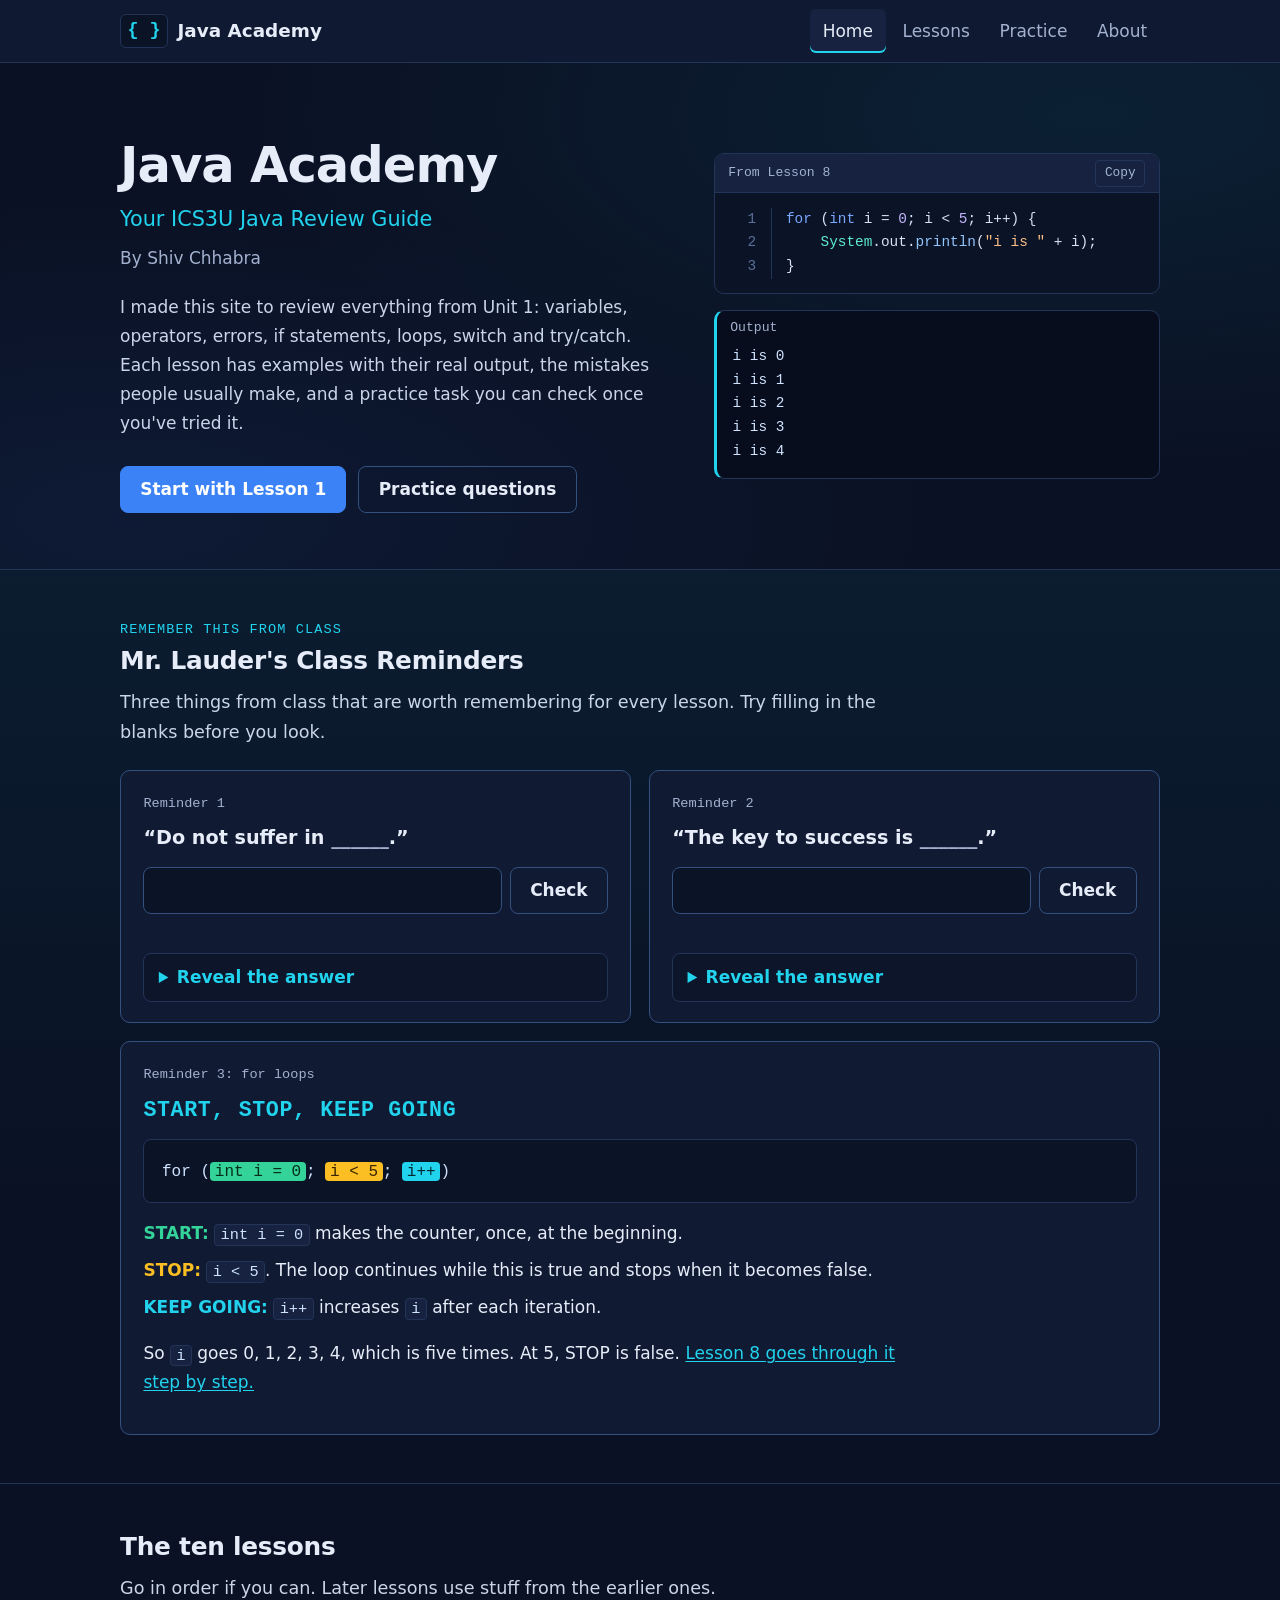
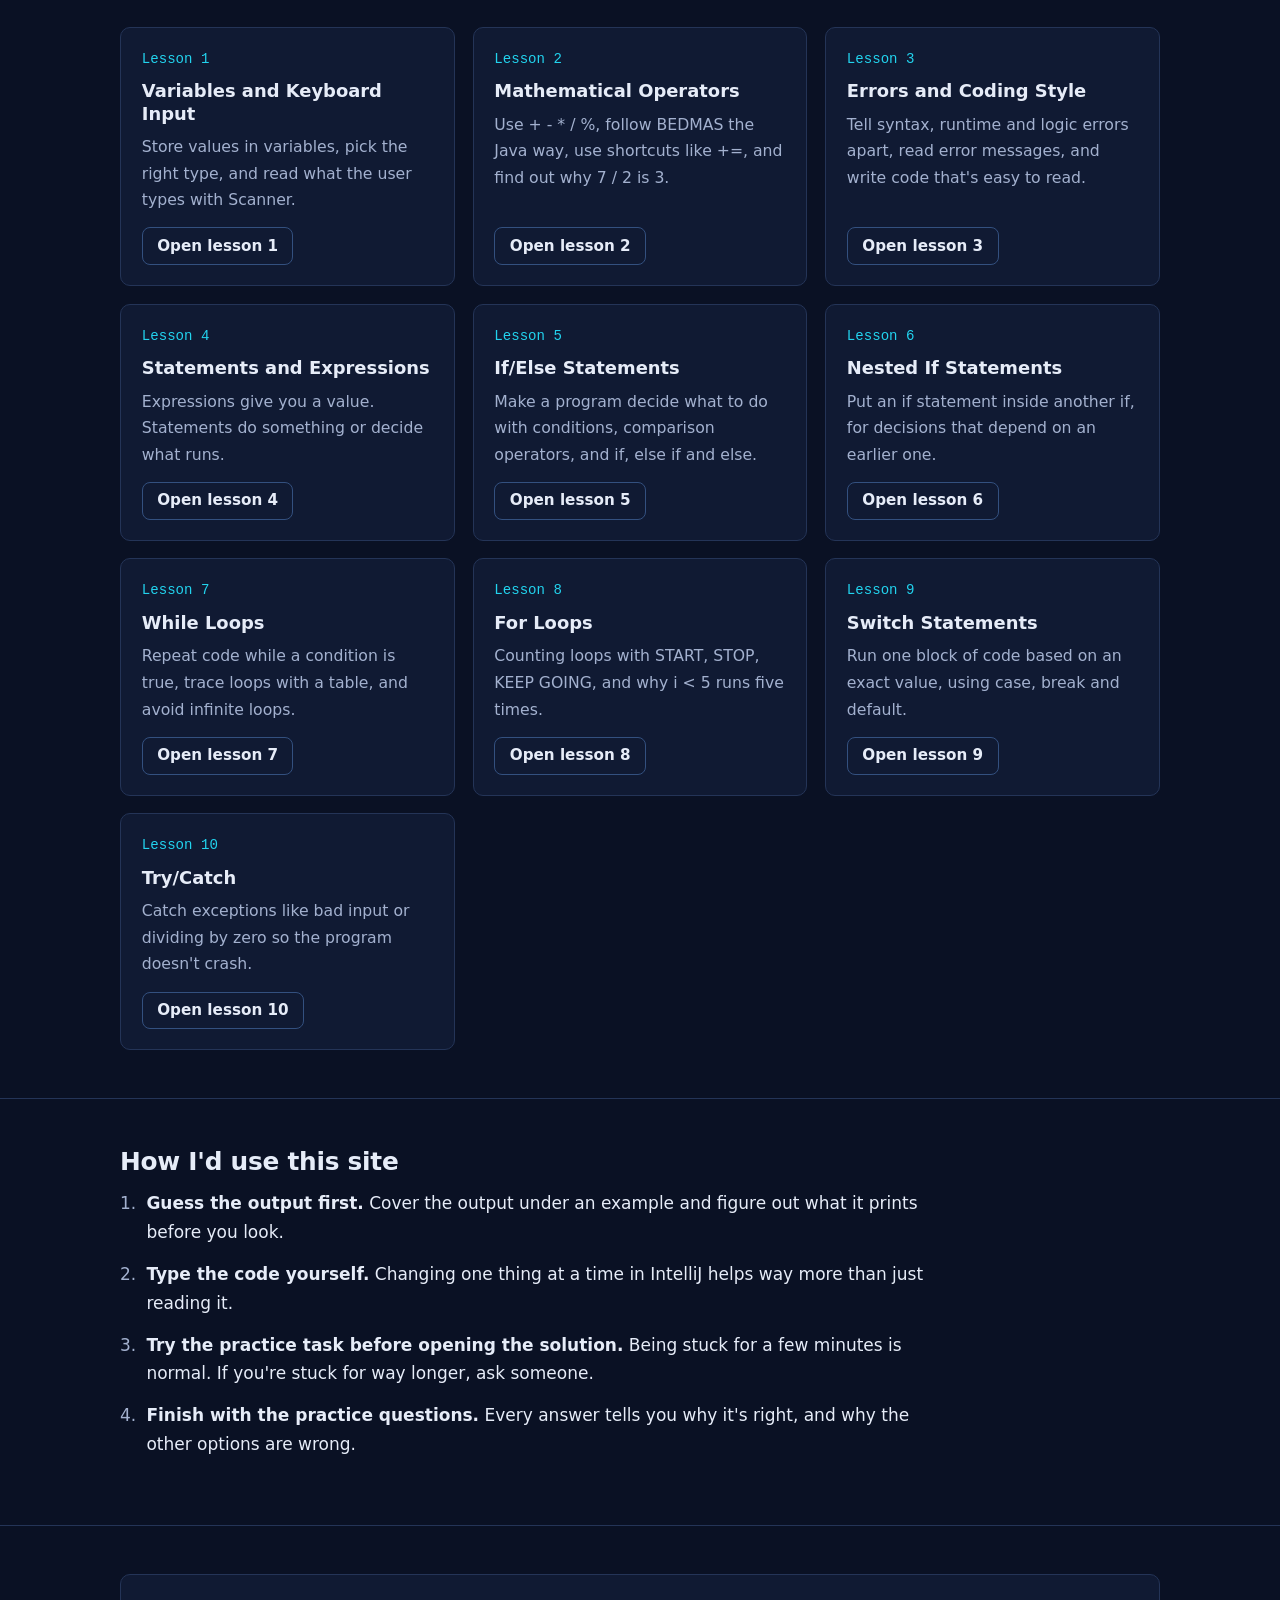
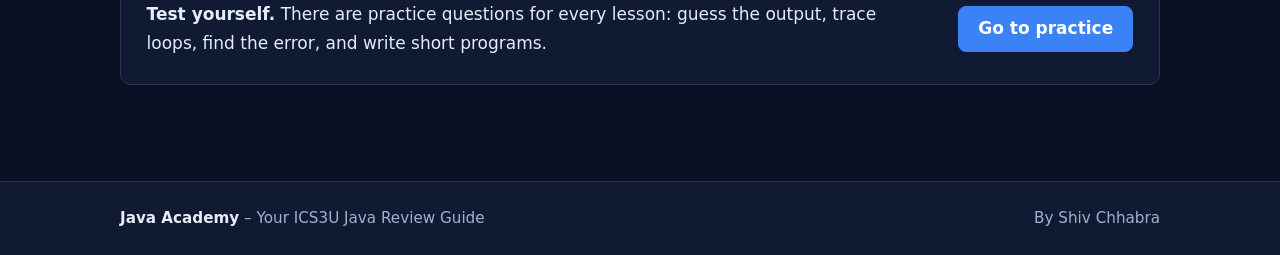
<file: index.html>
<!DOCTYPE html>
<html lang="en">
<head>
<meta charset="utf-8">
<meta name="viewport" content="width=device-width, initial-scale=1">
<title>Java Academy | Your ICS3U Java Review Guide</title>
<meta name="description" content="Java Academy: Your ICS3U Java Review Guide, by Shiv Chhabra. Ten Unit 1 Java lessons with examples, practice tasks and practice questions.">
<link rel="icon" href="favicon.svg" type="image/svg+xml">
<link rel="stylesheet" href="styles.css">
</head>
<body>
<a class="skip-link" href="#main">Skip to content</a>
<header class="site-header">
  <div class="wrap bar">
    <a class="brand" href="index.html"><span class="brand-mark">{ }</span><span class="brand-name">Java Academy</span></a>
    <button class="nav-toggle" type="button" aria-expanded="false" aria-controls="nav">Menu</button>
    <nav id="nav" class="nav" aria-label="Main">
      <a href="index.html" aria-current="page">Home</a>
      <a href="lessons.html">Lessons</a>
      <a href="practice.html">Practice</a>
      <a href="about.html">About</a>
    </nav>
  </div>
</header>
<main id="main">
<section class="hero">
  <div class="wrap">
    <div>
      <h1>Java Academy</h1>
      <p class="tagline">Your ICS3U Java Review Guide</p>
      <p class="credit">By Shiv Chhabra</p>
      <p class="lead">I made this site to review everything from Unit 1: variables, operators, errors, if statements, loops, switch and try/catch. Each lesson has examples with their real output, the mistakes people usually make, and a practice task you can check once you've tried it.</p>
      <div class="btn-row">
        <a class="btn" href="lesson.html?id=1">Start with Lesson 1</a>
        <a class="btn secondary" href="practice.html">Practice questions</a>
      </div>
    </div>
    <div id="hero-code" aria-label="Example Java for loop and its output">
      <pre class="static-code"><code>for (int i = 0; i &lt; 5; i++) {
    System.out.println("i is " + i);
}</code></pre>
    </div>
  </div>
</section>

<section class="block reminders" id="reminders" aria-labelledby="reminders-title">
  <div class="wrap">
    <p class="kicker">Remember this from class</p>
    <h2 id="reminders-title">Mr. Lauder's Class Reminders</h2>
    <p class="section-lead">Three things from class that are worth remembering for every lesson. Try filling in the blanks before you look.</p>
    <div class="reminder-grid">
      <article class="reminder-card">
        <p class="reminder-num">Reminder 1</p>
        <div class="blank" data-answer="Silence" data-accept="silence">
          <p class="blank-q">“Do not suffer in <span class="gap">______</span>.”</p>
          <form class="blank-form"><label for="home-blank-1">Your answer</label><input id="home-blank-1" type="text" autocomplete="off" spellcheck="false"><button type="submit" class="btn secondary">Check</button></form>
          <p class="blank-feedback" role="status"></p>
          <details class="reveal"><summary>Reveal the answer</summary><div class="reveal-body">
            <p class="blank-answer">Silence.</p>
            <p>If you've been stuck on the same error for a while, ask someone. A friend or the teacher can usually spot a missing semicolon or a <code>=</code> that should be <code>==</code> way faster than you can by staring at it.</p>
          </div></details>
        </div>
      </article>
      <article class="reminder-card">
        <p class="reminder-num">Reminder 2</p>
        <div class="blank" data-answer="Consistency" data-accept="consistency|consistent|beingconsistent">
          <p class="blank-q">“The key to success is <span class="gap">______</span>.”</p>
          <form class="blank-form"><label for="home-blank-2">Your answer</label><input id="home-blank-2" type="text" autocomplete="off" spellcheck="false"><button type="submit" class="btn secondary">Check</button></form>
          <p class="blank-feedback" role="status"></p>
          <details class="reveal"><summary>Reveal the answer</summary><div class="reveal-body">
            <p class="blank-answer">Consistency.</p>
            <p>Doing a bit of Java most days works better than cramming the night before. Each lesson builds on the last one, so it's a lot easier to keep up than to catch up.</p>
          </div></details>
        </div>
      </article>
      <article class="reminder-card wide">
        <p class="reminder-num">Reminder 3: for loops</p>
        <p class="reminder-big">START, STOP, KEEP GOING</p>
        <div class="ssk-code small"><code>for (<span class="ssk-start">int i = 0</span>; <span class="ssk-stop">i &lt; 5</span>; <span class="ssk-keep">i++</span>)</code></div>
        <ul class="ssk-list">
          <li><strong class="t-start">START:</strong> <code>int i = 0</code> makes the counter, once, at the beginning.</li>
          <li><strong class="t-stop">STOP:</strong> <code>i &lt; 5</code>. The loop continues while this is true and stops when it becomes false.</li>
          <li><strong class="t-keep">KEEP GOING:</strong> <code>i++</code> increases <code>i</code> after each iteration.</li>
        </ul>
        <p>So <code>i</code> goes 0, 1, 2, 3, 4, which is five times. At 5, STOP is false. <a href="lesson.html?id=8">Lesson 8 goes through it step by step.</a></p>
      </article>
    </div>
  </div>
</section>

<section class="block" id="lessons">
  <div class="wrap">
    <h2>The ten lessons</h2>
    <p class="section-lead">Go in order if you can. Later lessons use stuff from the earlier ones.</p>
    <div class="cards" id="lesson-cards">
      <article class="card"><div class="num">Lesson 1</div><h3>Variables and Keyboard Input</h3><p>Store values in variables, pick the right type, and read what the user types with Scanner.</p><a class="btn secondary" href="lesson.html?id=1" aria-label="Open lesson 1: Variables and Keyboard Input">Open lesson 1</a></article>
      <article class="card"><div class="num">Lesson 2</div><h3>Mathematical Operators</h3><p>Use + - * / %, follow BEDMAS the Java way, use shortcuts like +=, and find out why 7 / 2 is 3.</p><a class="btn secondary" href="lesson.html?id=2" aria-label="Open lesson 2: Mathematical Operators">Open lesson 2</a></article>
      <article class="card"><div class="num">Lesson 3</div><h3>Errors and Coding Style</h3><p>Tell syntax, runtime and logic errors apart, read error messages, and write code that's easy to read.</p><a class="btn secondary" href="lesson.html?id=3" aria-label="Open lesson 3: Errors and Coding Style">Open lesson 3</a></article>
      <article class="card"><div class="num">Lesson 4</div><h3>Statements and Expressions</h3><p>Expressions give you a value. Statements do something or decide what runs.</p><a class="btn secondary" href="lesson.html?id=4" aria-label="Open lesson 4: Statements and Expressions">Open lesson 4</a></article>
      <article class="card"><div class="num">Lesson 5</div><h3>If/Else Statements</h3><p>Make a program decide what to do with conditions, comparison operators, and if, else if and else.</p><a class="btn secondary" href="lesson.html?id=5" aria-label="Open lesson 5: If/Else Statements">Open lesson 5</a></article>
      <article class="card"><div class="num">Lesson 6</div><h3>Nested If Statements</h3><p>Put an if statement inside another if, for decisions that depend on an earlier one.</p><a class="btn secondary" href="lesson.html?id=6" aria-label="Open lesson 6: Nested If Statements">Open lesson 6</a></article>
      <article class="card"><div class="num">Lesson 7</div><h3>While Loops</h3><p>Repeat code while a condition is true, trace loops with a table, and avoid infinite loops.</p><a class="btn secondary" href="lesson.html?id=7" aria-label="Open lesson 7: While Loops">Open lesson 7</a></article>
      <article class="card"><div class="num">Lesson 8</div><h3>For Loops</h3><p>Counting loops with START, STOP, KEEP GOING, and why i &lt; 5 runs five times.</p><a class="btn secondary" href="lesson.html?id=8" aria-label="Open lesson 8: For Loops">Open lesson 8</a></article>
      <article class="card"><div class="num">Lesson 9</div><h3>Switch Statements</h3><p>Run one block of code based on an exact value, using case, break and default.</p><a class="btn secondary" href="lesson.html?id=9" aria-label="Open lesson 9: Switch Statements">Open lesson 9</a></article>
      <article class="card"><div class="num">Lesson 10</div><h3>Try/Catch</h3><p>Catch exceptions like bad input or dividing by zero so the program doesn't crash.</p><a class="btn secondary" href="lesson.html?id=10" aria-label="Open lesson 10: Try/Catch">Open lesson 10</a></article>
    </div>
  </div>
</section>

<section class="block">
  <div class="wrap">
    <h2>How I'd use this site</h2>
    <ol class="study-steps">
      <li><strong>Guess the output first.</strong> Cover the output under an example and figure out what it prints before you look.</li>
      <li><strong>Type the code yourself.</strong> Changing one thing at a time in IntelliJ helps way more than just reading it.</li>
      <li><strong>Try the practice task before opening the solution.</strong> Being stuck for a few minutes is normal. If you're stuck for way longer, ask someone.</li>
      <li><strong>Finish with the practice questions.</strong> Every answer tells you why it's right, and why the other options are wrong.</li>
    </ol>
  </div>
</section>

<section class="block">
  <div class="wrap">
    <div class="practice-cta">
      <p><strong>Test yourself.</strong> There are practice questions for every lesson: guess the output, trace loops, find the error, and write short programs.</p>
      <a class="btn" href="practice.html">Go to practice</a>
    </div>
  </div>
</section>
</main>
<footer class="site-footer">
  <div class="wrap">
    <div><strong>Java Academy</strong> &ndash; Your ICS3U Java Review Guide</div>
    <div>By Shiv Chhabra</div>
  </div>
</footer>
<script src="highlight.js"></script>
<script src="main.js"></script>
</body>
</html>
</file>
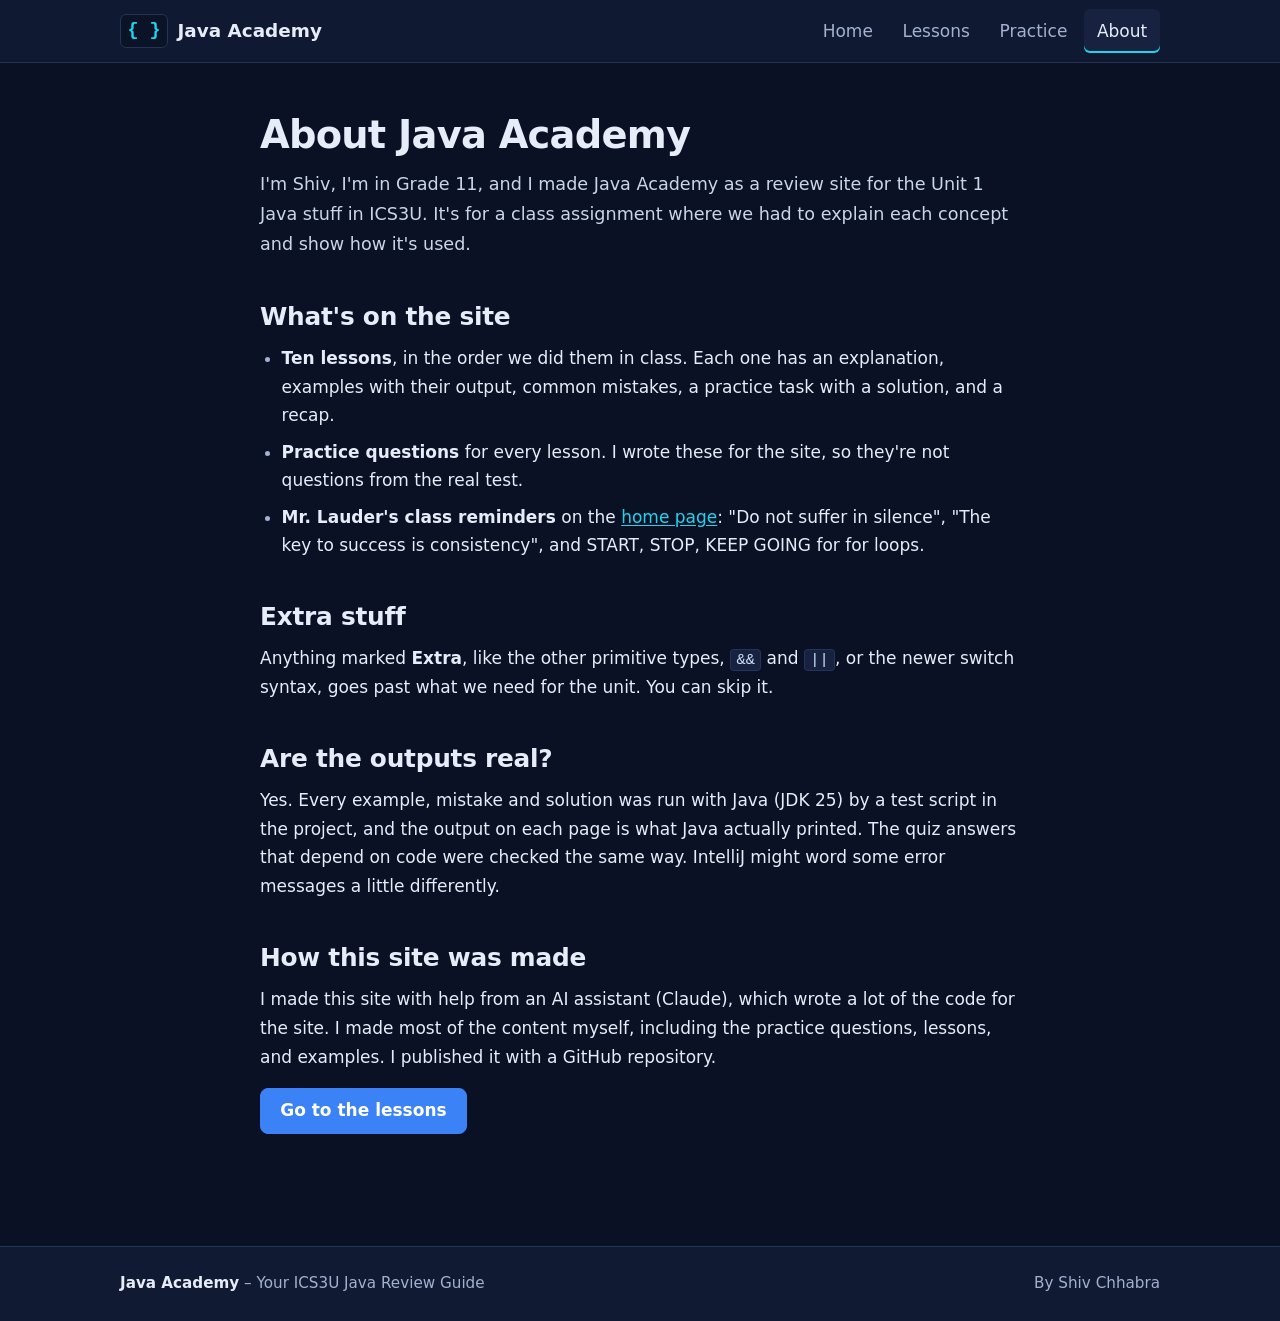
<file: about.html>
<!DOCTYPE html>
<html lang="en">
<head>
<meta charset="utf-8">
<meta name="viewport" content="width=device-width, initial-scale=1">
<title>About | Java Academy</title>
<meta name="description" content="About Java Academy: Your ICS3U Java Review Guide, by Shiv Chhabra.">
<link rel="icon" href="favicon.svg" type="image/svg+xml">
<link rel="stylesheet" href="styles.css">
</head>
<body>
<a class="skip-link" href="#main">Skip to content</a>
<header class="site-header">
  <div class="wrap bar">
    <a class="brand" href="index.html"><span class="brand-mark">{ }</span><span class="brand-name">Java Academy</span></a>
    <button class="nav-toggle" type="button" aria-expanded="false" aria-controls="nav">Menu</button>
    <nav id="nav" class="nav" aria-label="Main">
      <a href="index.html">Home</a>
      <a href="lessons.html">Lessons</a>
      <a href="practice.html">Practice</a>
      <a href="about.html" aria-current="page">About</a>
    </nav>
  </div>
</header>
<main id="main">
<section class="block">
  <div class="wrap narrow">
    <h1>About Java Academy</h1>
    <p class="section-lead">I'm Shiv, I'm in Grade 11, and I made Java Academy as a review site for the Unit 1 Java stuff in ICS3U. It's for a class assignment where we had to explain each concept and show how it's used.</p>

    <h2>What's on the site</h2>
    <ul>
      <li><strong>Ten lessons</strong>, in the order we did them in class. Each one has an explanation, examples with their output, common mistakes, a practice task with a solution, and a recap.</li>
      <li><strong>Practice questions</strong> for every lesson. I wrote these for the site, so they're not questions from the real test.</li>
      <li><strong>Mr. Lauder's class reminders</strong> on the <a href="index.html#reminders">home page</a>: "Do not suffer in silence", "The key to success is consistency", and START, STOP, KEEP GOING for for loops.</li>
    </ul>

    <h2>Extra stuff</h2>
    <p>Anything marked <strong>Extra</strong>, like the other primitive types, <code>&amp;&amp;</code> and <code>||</code>, or the newer switch syntax, goes past what we need for the unit. You can skip it.</p>

    <h2>Are the outputs real?</h2>
    <p>Yes. Every example, mistake and solution was run with Java (JDK 25) by a test script in the project, and the output on each page is what Java actually printed. The quiz answers that depend on code were checked the same way. IntelliJ might word some error messages a little differently.</p>

    <h2>How this site was made</h2>
    <p>I made this site with help from an AI assistant (Claude), which wrote a lot of the code for the site. I made most of the content myself, including the practice questions, lessons, and examples. I published it with a GitHub repository. </p>

    <p><a class="btn" href="lessons.html">Go to the lessons</a></p>
  </div>
</section>
</main>
<footer class="site-footer">
  <div class="wrap">
    <div><strong>Java Academy</strong> &ndash; Your ICS3U Java Review Guide</div>
    <div>By Shiv Chhabra</div>
  </div>
</footer>
<script src="main.js"></script>
</body>
</html>
</file>
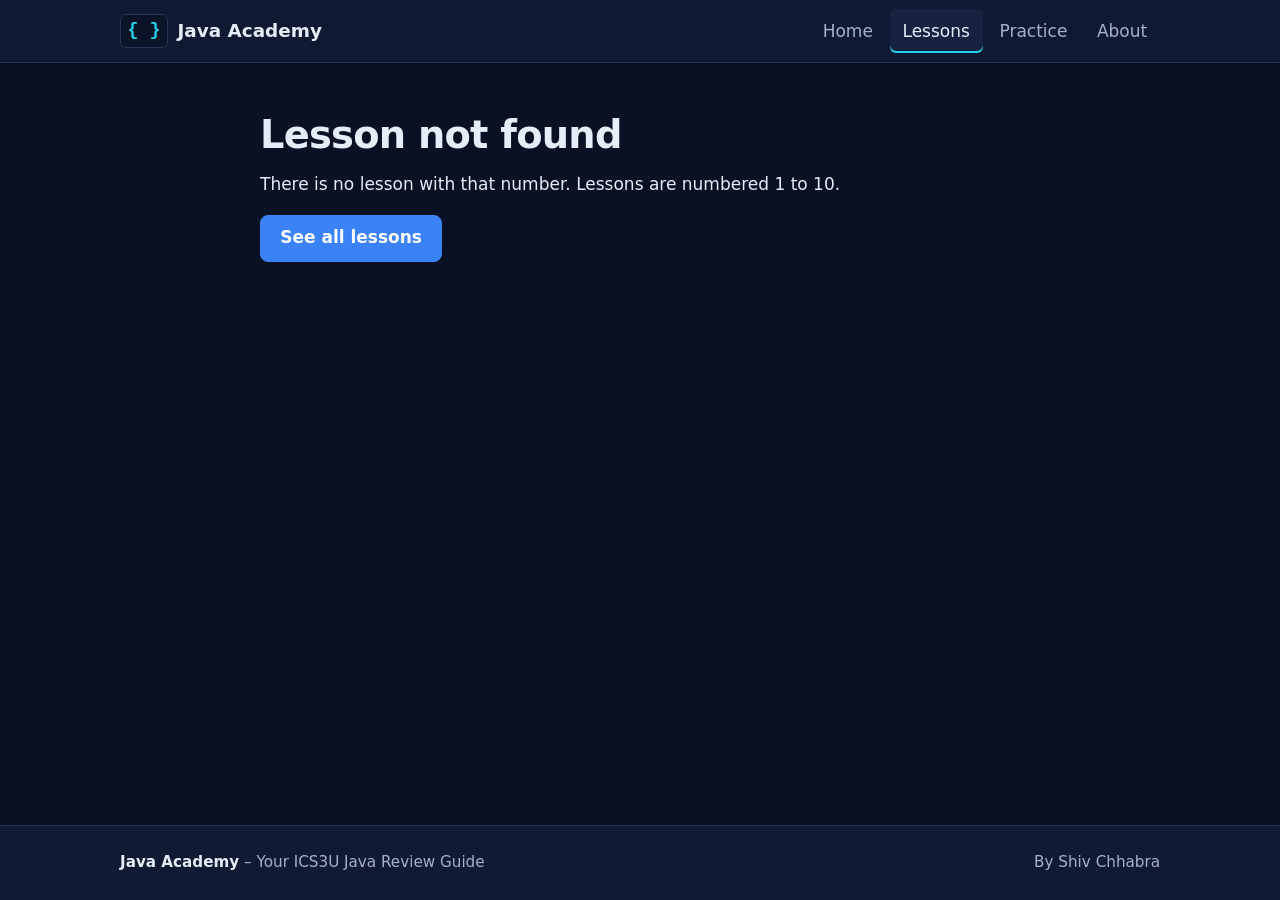
<file: lesson.html>
<!DOCTYPE html>
<html lang="en">
<head>
<meta charset="utf-8">
<meta name="viewport" content="width=device-width, initial-scale=1">
<title>Lesson | Java Academy</title>
<meta name="description" content="A Java Academy lesson for ICS3U Unit 1, by Shiv Chhabra.">
<link rel="icon" href="favicon.svg" type="image/svg+xml">
<link rel="stylesheet" href="styles.css">
</head>
<body>
<a class="skip-link" href="#main">Skip to content</a>
<header class="site-header">
  <div class="wrap bar">
    <a class="brand" href="index.html"><span class="brand-mark">{ }</span><span class="brand-name">Java Academy</span></a>
    <button class="nav-toggle" type="button" aria-expanded="false" aria-controls="nav">Menu</button>
    <nav id="nav" class="nav" aria-label="Main">
      <a href="index.html">Home</a>
      <a href="lessons.html" aria-current="page">Lessons</a>
      <a href="practice.html">Practice</a>
      <a href="about.html">About</a>
    </nav>
  </div>
</header>
<main id="main">
<div id="lesson-root"></div>
<noscript>
  <div class="wrap narrow block">
    <h1>This page needs JavaScript</h1>
    <p>Lesson pages are built from the lesson data with JavaScript, so please turn JavaScript on to read them. The <a href="lessons.html">lesson list</a> and the class reminders on the <a href="index.html#reminders">home page</a> work without it.</p>
  </div>
</noscript>
</main>
<footer class="site-footer">
  <div class="wrap">
    <div><strong>Java Academy</strong> &ndash; Your ICS3U Java Review Guide</div>
    <div>By Shiv Chhabra</div>
  </div>
</footer>
<script src="lessons-data.js"></script>
<script src="highlight.js"></script>
<script src="main.js"></script>
<script src="lesson.js"></script>
</body>
</html>
</file>
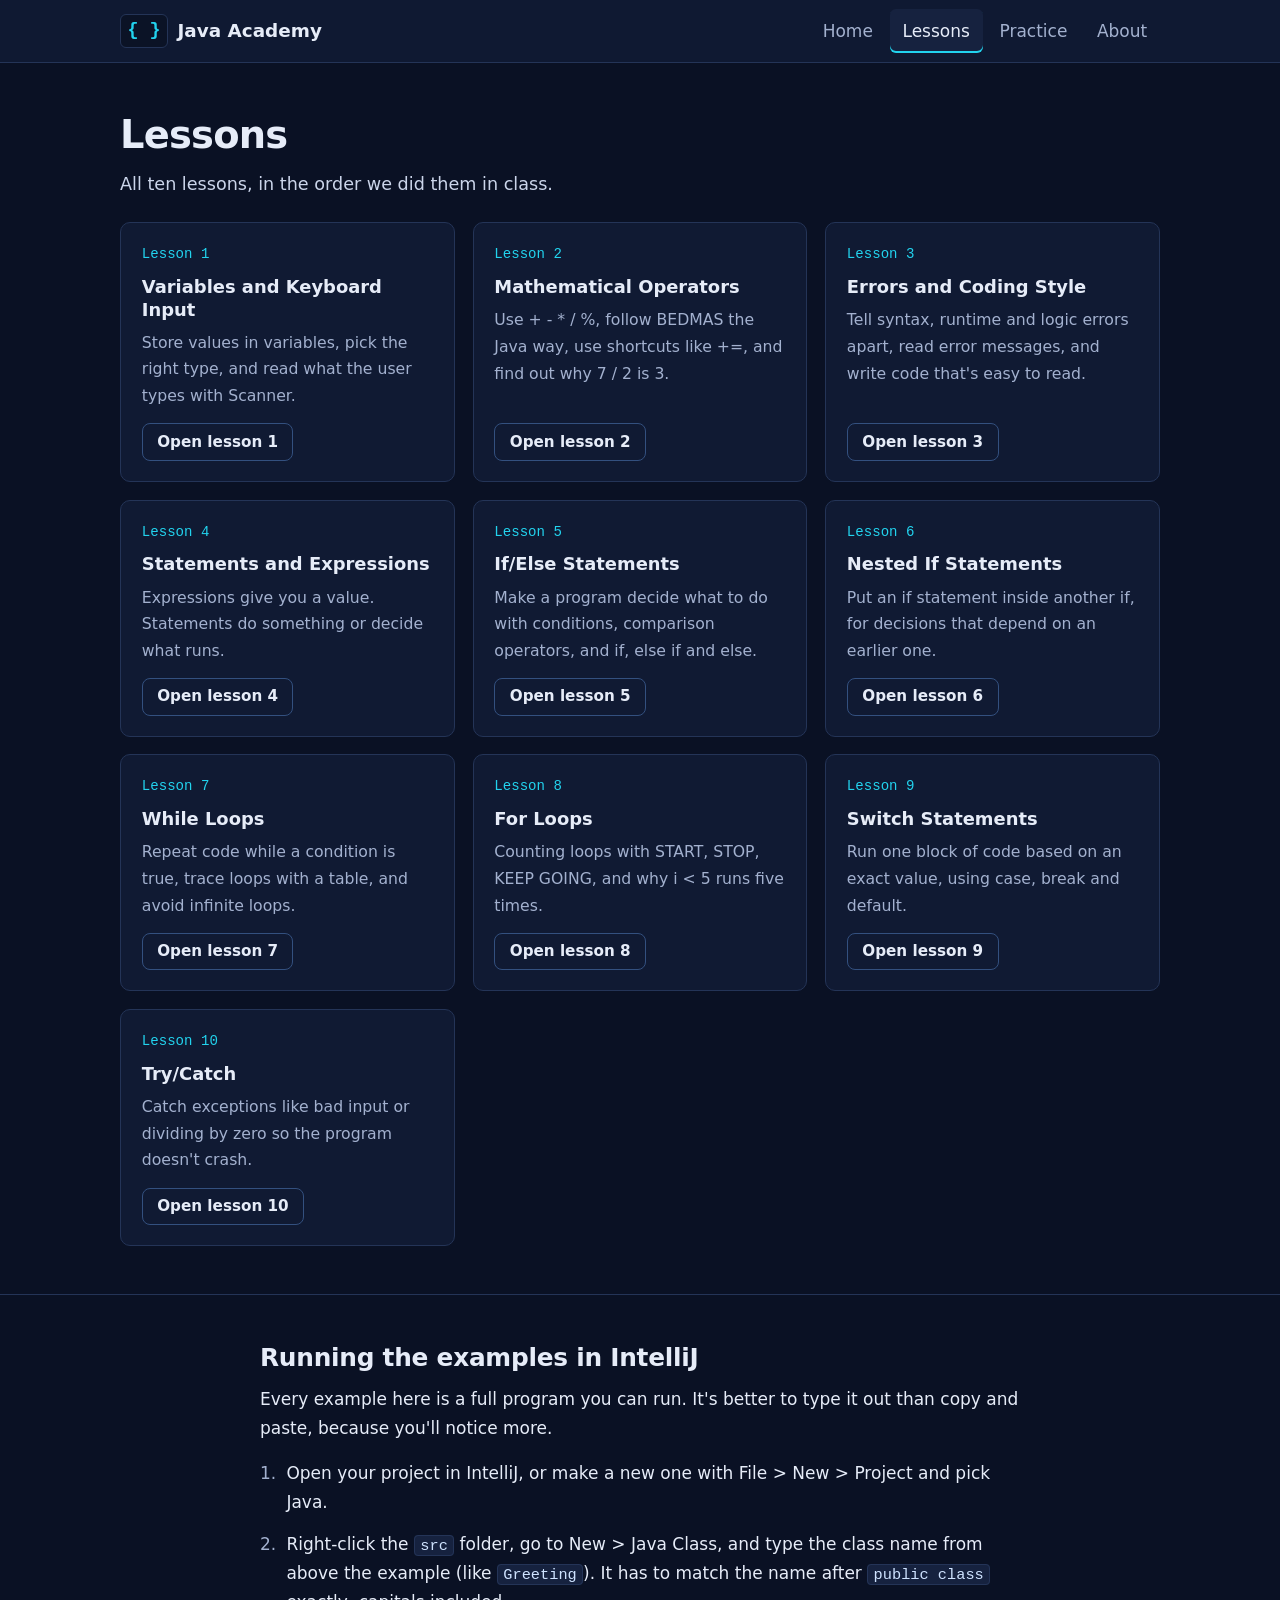
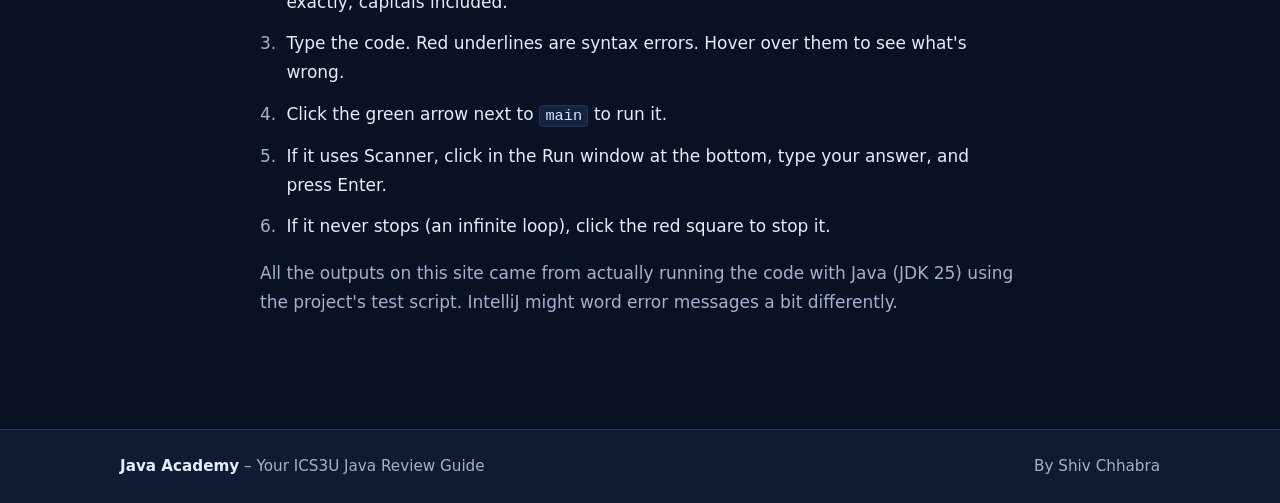
<file: lessons.html>
<!DOCTYPE html>
<html lang="en">
<head>
<meta charset="utf-8">
<meta name="viewport" content="width=device-width, initial-scale=1">
<title>Lessons | Java Academy</title>
<meta name="description" content="The ten Java Academy lessons for ICS3U Unit 1, by Shiv Chhabra.">
<link rel="icon" href="favicon.svg" type="image/svg+xml">
<link rel="stylesheet" href="styles.css">
</head>
<body>
<a class="skip-link" href="#main">Skip to content</a>
<header class="site-header">
  <div class="wrap bar">
    <a class="brand" href="index.html"><span class="brand-mark">{ }</span><span class="brand-name">Java Academy</span></a>
    <button class="nav-toggle" type="button" aria-expanded="false" aria-controls="nav">Menu</button>
    <nav id="nav" class="nav" aria-label="Main">
      <a href="index.html">Home</a>
      <a href="lessons.html" aria-current="page">Lessons</a>
      <a href="practice.html">Practice</a>
      <a href="about.html">About</a>
    </nav>
  </div>
</header>
<main id="main">
<section class="block">
  <div class="wrap">
    <h1>Lessons</h1>
    <p class="section-lead">All ten lessons, in the order we did them in class.</p>
    <div class="cards" id="lesson-cards">
      <article class="card"><div class="num">Lesson 1</div><h3>Variables and Keyboard Input</h3><p>Store values in variables, pick the right type, and read what the user types with Scanner.</p><a class="btn secondary" href="lesson.html?id=1" aria-label="Open lesson 1: Variables and Keyboard Input">Open lesson 1</a></article>
      <article class="card"><div class="num">Lesson 2</div><h3>Mathematical Operators</h3><p>Use + - * / %, follow BEDMAS the Java way, use shortcuts like +=, and find out why 7 / 2 is 3.</p><a class="btn secondary" href="lesson.html?id=2" aria-label="Open lesson 2: Mathematical Operators">Open lesson 2</a></article>
      <article class="card"><div class="num">Lesson 3</div><h3>Errors and Coding Style</h3><p>Tell syntax, runtime and logic errors apart, read error messages, and write code that's easy to read.</p><a class="btn secondary" href="lesson.html?id=3" aria-label="Open lesson 3: Errors and Coding Style">Open lesson 3</a></article>
      <article class="card"><div class="num">Lesson 4</div><h3>Statements and Expressions</h3><p>Expressions give you a value. Statements do something or decide what runs.</p><a class="btn secondary" href="lesson.html?id=4" aria-label="Open lesson 4: Statements and Expressions">Open lesson 4</a></article>
      <article class="card"><div class="num">Lesson 5</div><h3>If/Else Statements</h3><p>Make a program decide what to do with conditions, comparison operators, and if, else if and else.</p><a class="btn secondary" href="lesson.html?id=5" aria-label="Open lesson 5: If/Else Statements">Open lesson 5</a></article>
      <article class="card"><div class="num">Lesson 6</div><h3>Nested If Statements</h3><p>Put an if statement inside another if, for decisions that depend on an earlier one.</p><a class="btn secondary" href="lesson.html?id=6" aria-label="Open lesson 6: Nested If Statements">Open lesson 6</a></article>
      <article class="card"><div class="num">Lesson 7</div><h3>While Loops</h3><p>Repeat code while a condition is true, trace loops with a table, and avoid infinite loops.</p><a class="btn secondary" href="lesson.html?id=7" aria-label="Open lesson 7: While Loops">Open lesson 7</a></article>
      <article class="card"><div class="num">Lesson 8</div><h3>For Loops</h3><p>Counting loops with START, STOP, KEEP GOING, and why i &lt; 5 runs five times.</p><a class="btn secondary" href="lesson.html?id=8" aria-label="Open lesson 8: For Loops">Open lesson 8</a></article>
      <article class="card"><div class="num">Lesson 9</div><h3>Switch Statements</h3><p>Run one block of code based on an exact value, using case, break and default.</p><a class="btn secondary" href="lesson.html?id=9" aria-label="Open lesson 9: Switch Statements">Open lesson 9</a></article>
      <article class="card"><div class="num">Lesson 10</div><h3>Try/Catch</h3><p>Catch exceptions like bad input or dividing by zero so the program doesn't crash.</p><a class="btn secondary" href="lesson.html?id=10" aria-label="Open lesson 10: Try/Catch">Open lesson 10</a></article>
    </div>
  </div>
</section>

<section class="block" id="run-in-intellij">
  <div class="wrap narrow">
    <h2>Running the examples in IntelliJ</h2>
    <p>Every example here is a full program you can run. It's better to type it out than copy and paste, because you'll notice more.</p>
    <ol class="study-steps">
      <li>Open your project in IntelliJ, or make a new one with File &gt; New &gt; Project and pick Java.</li>
      <li>Right-click the <code>src</code> folder, go to New &gt; Java Class, and type the class name from above the example (like <code>Greeting</code>). It has to match the name after <code>public class</code> exactly, capitals included.</li>
      <li>Type the code. Red underlines are syntax errors. Hover over them to see what's wrong.</li>
      <li>Click the green arrow next to <code>main</code> to run it.</li>
      <li>If it uses Scanner, click in the Run window at the bottom, type your answer, and press Enter.</li>
      <li>If it never stops (an infinite loop), click the red square to stop it.</li>
    </ol>
    <p class="muted">All the outputs on this site came from actually running the code with Java (JDK 25) using the project's test script. IntelliJ might word error messages a bit differently.</p>
  </div>
</section>
</main>
<footer class="site-footer">
  <div class="wrap">
    <div><strong>Java Academy</strong> &ndash; Your ICS3U Java Review Guide</div>
    <div>By Shiv Chhabra</div>
  </div>
</footer>
<script src="main.js"></script>
</body>
</html>
</file>
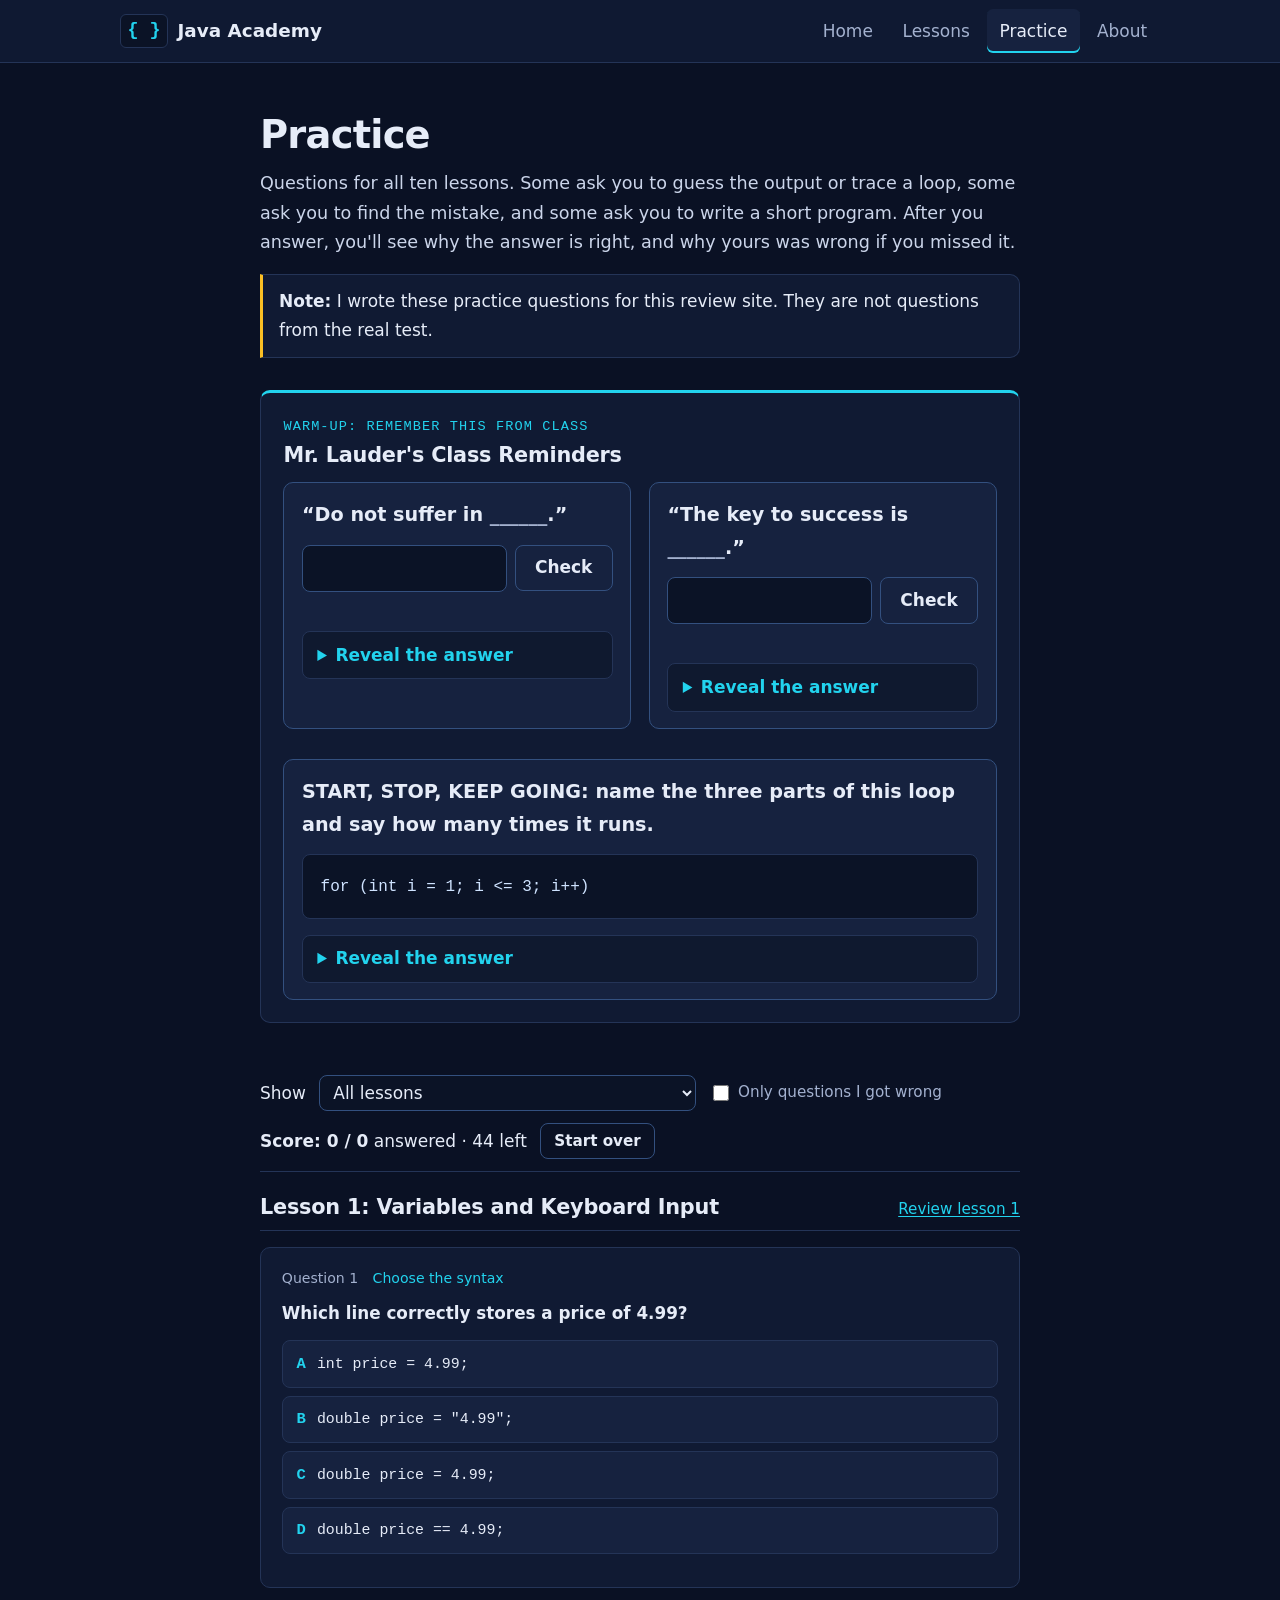
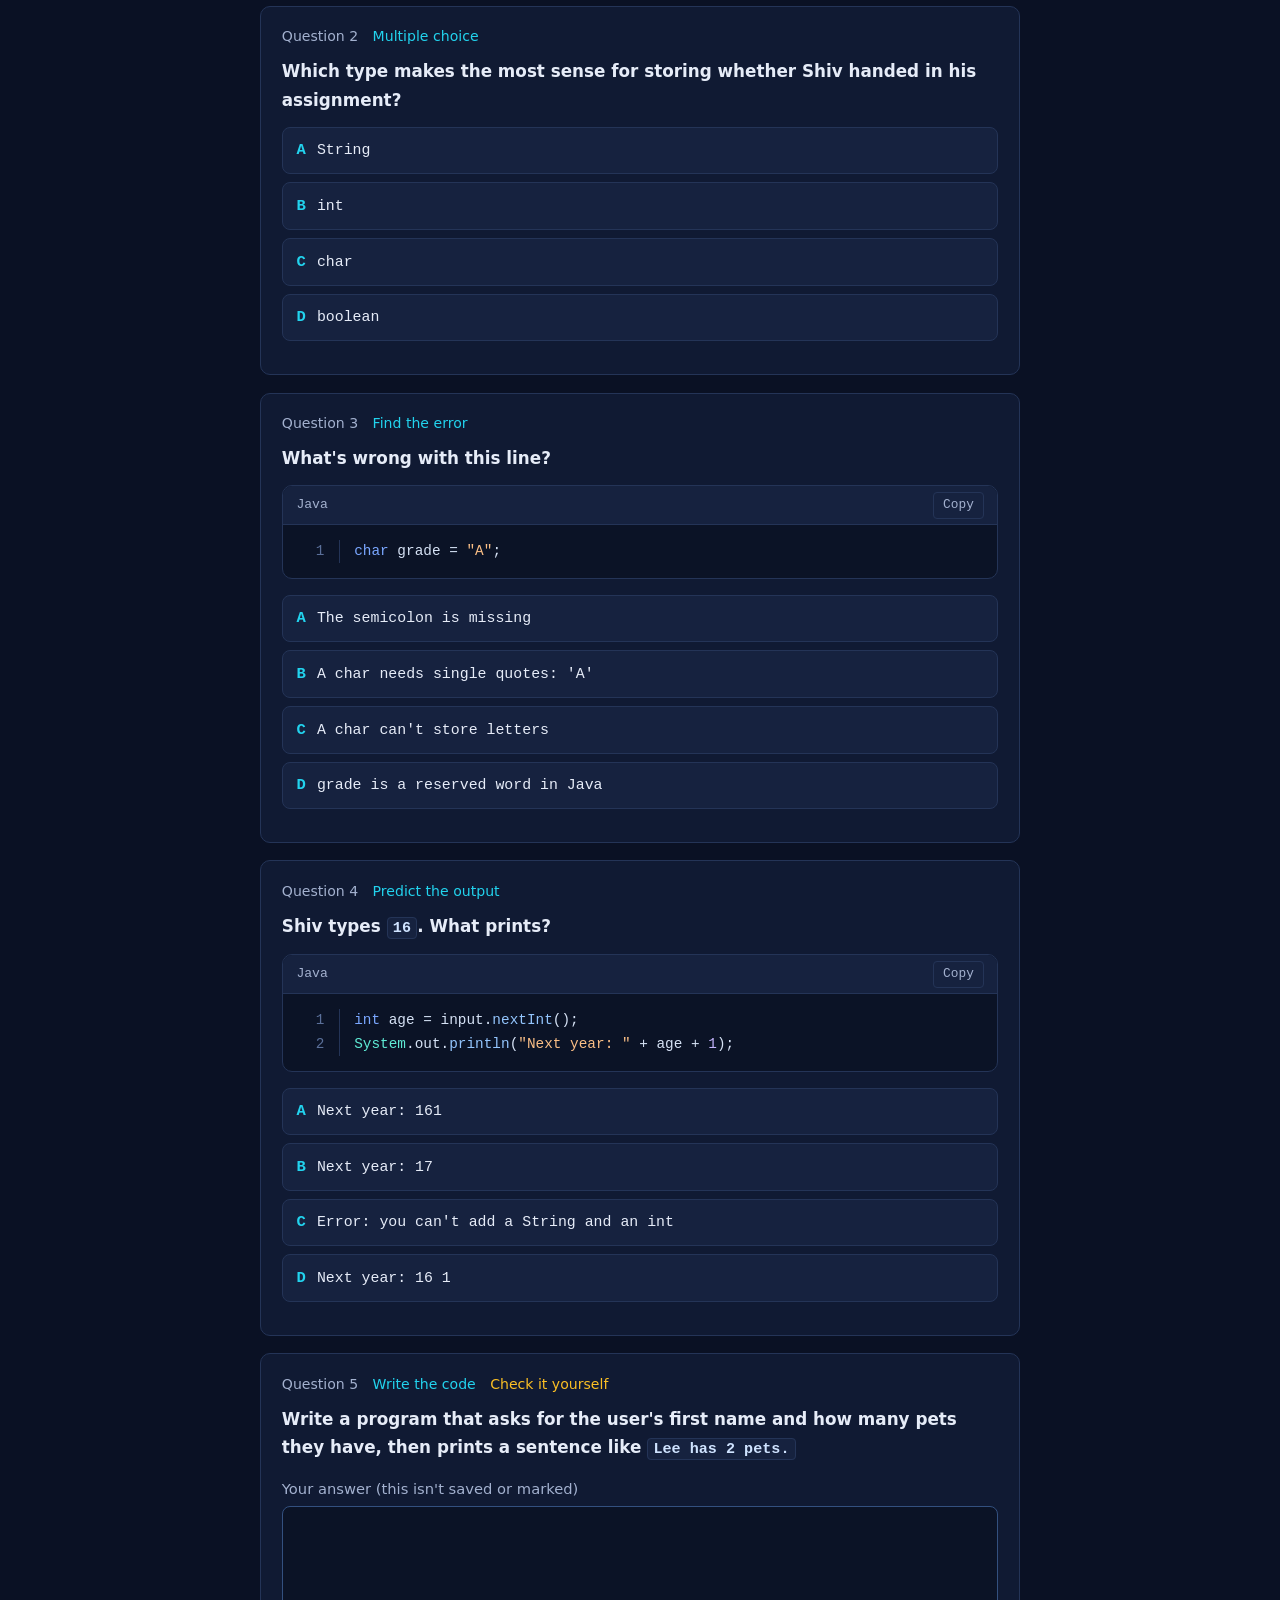
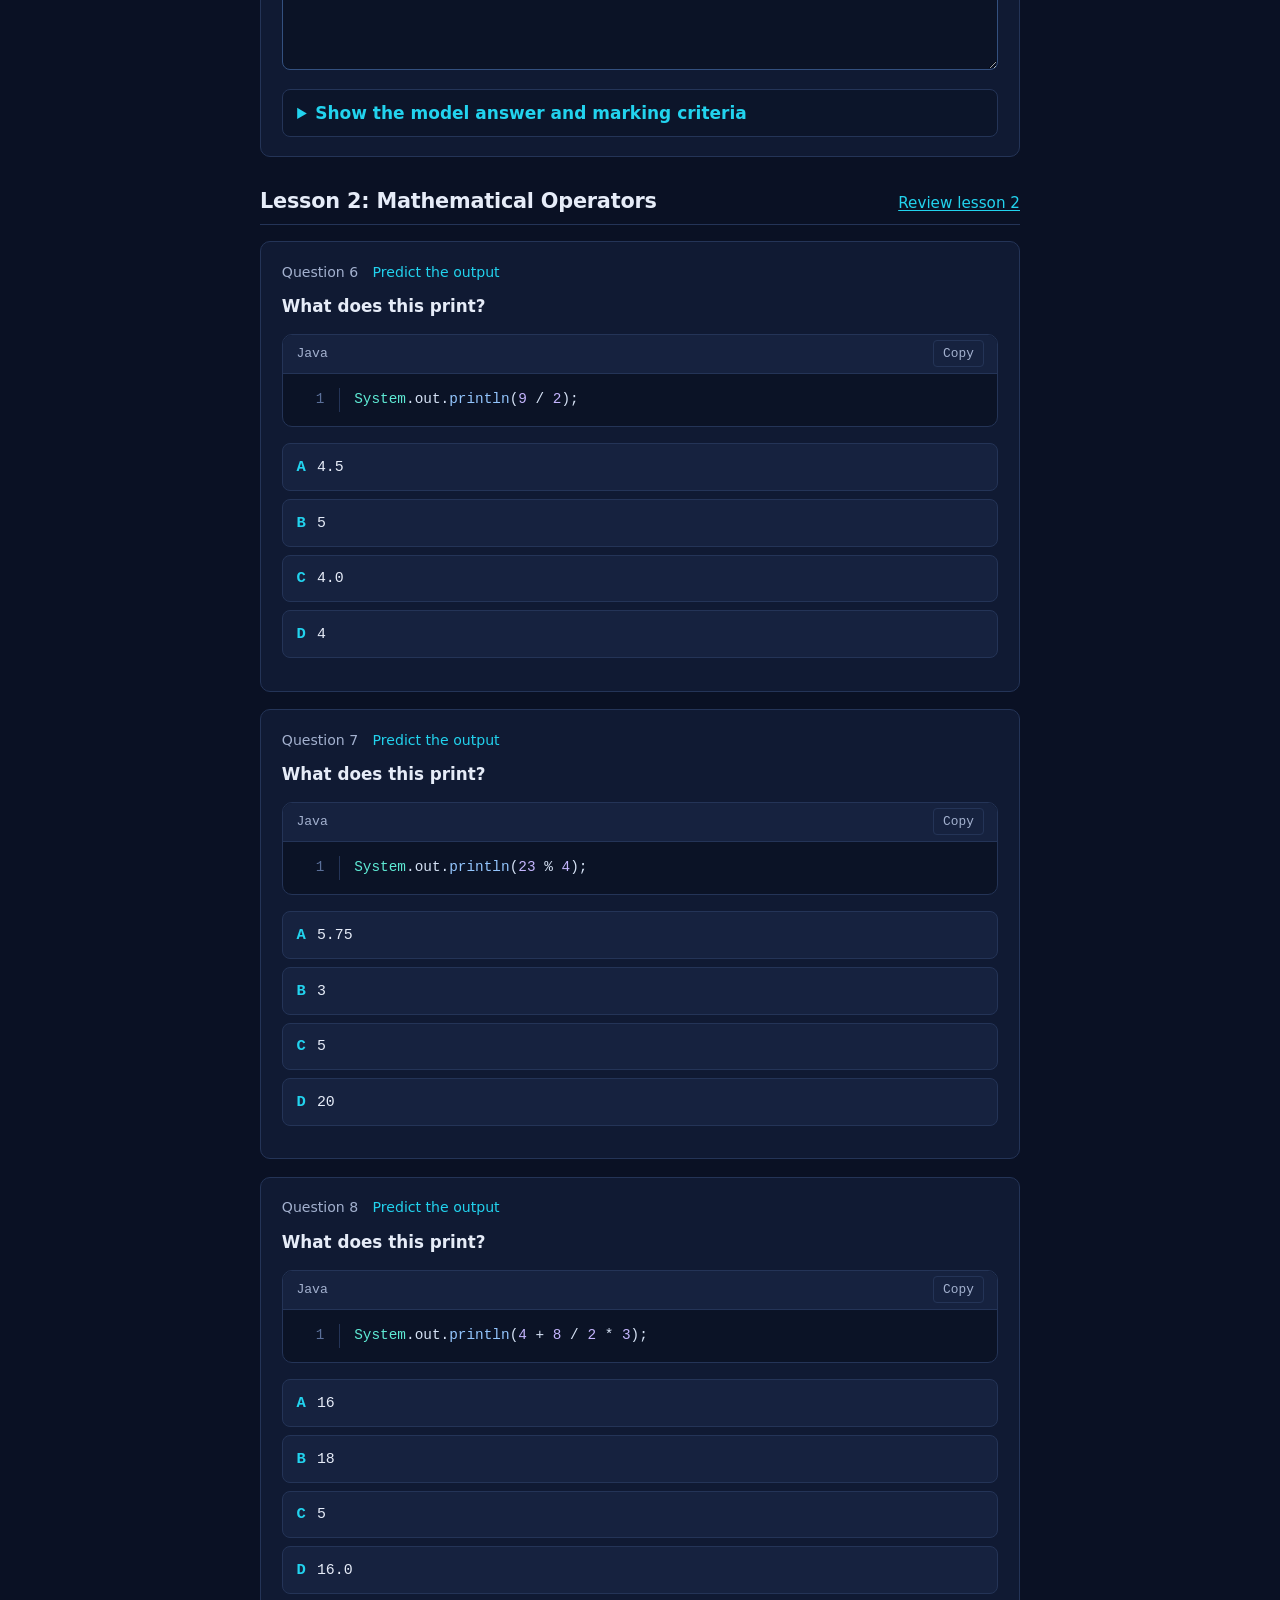
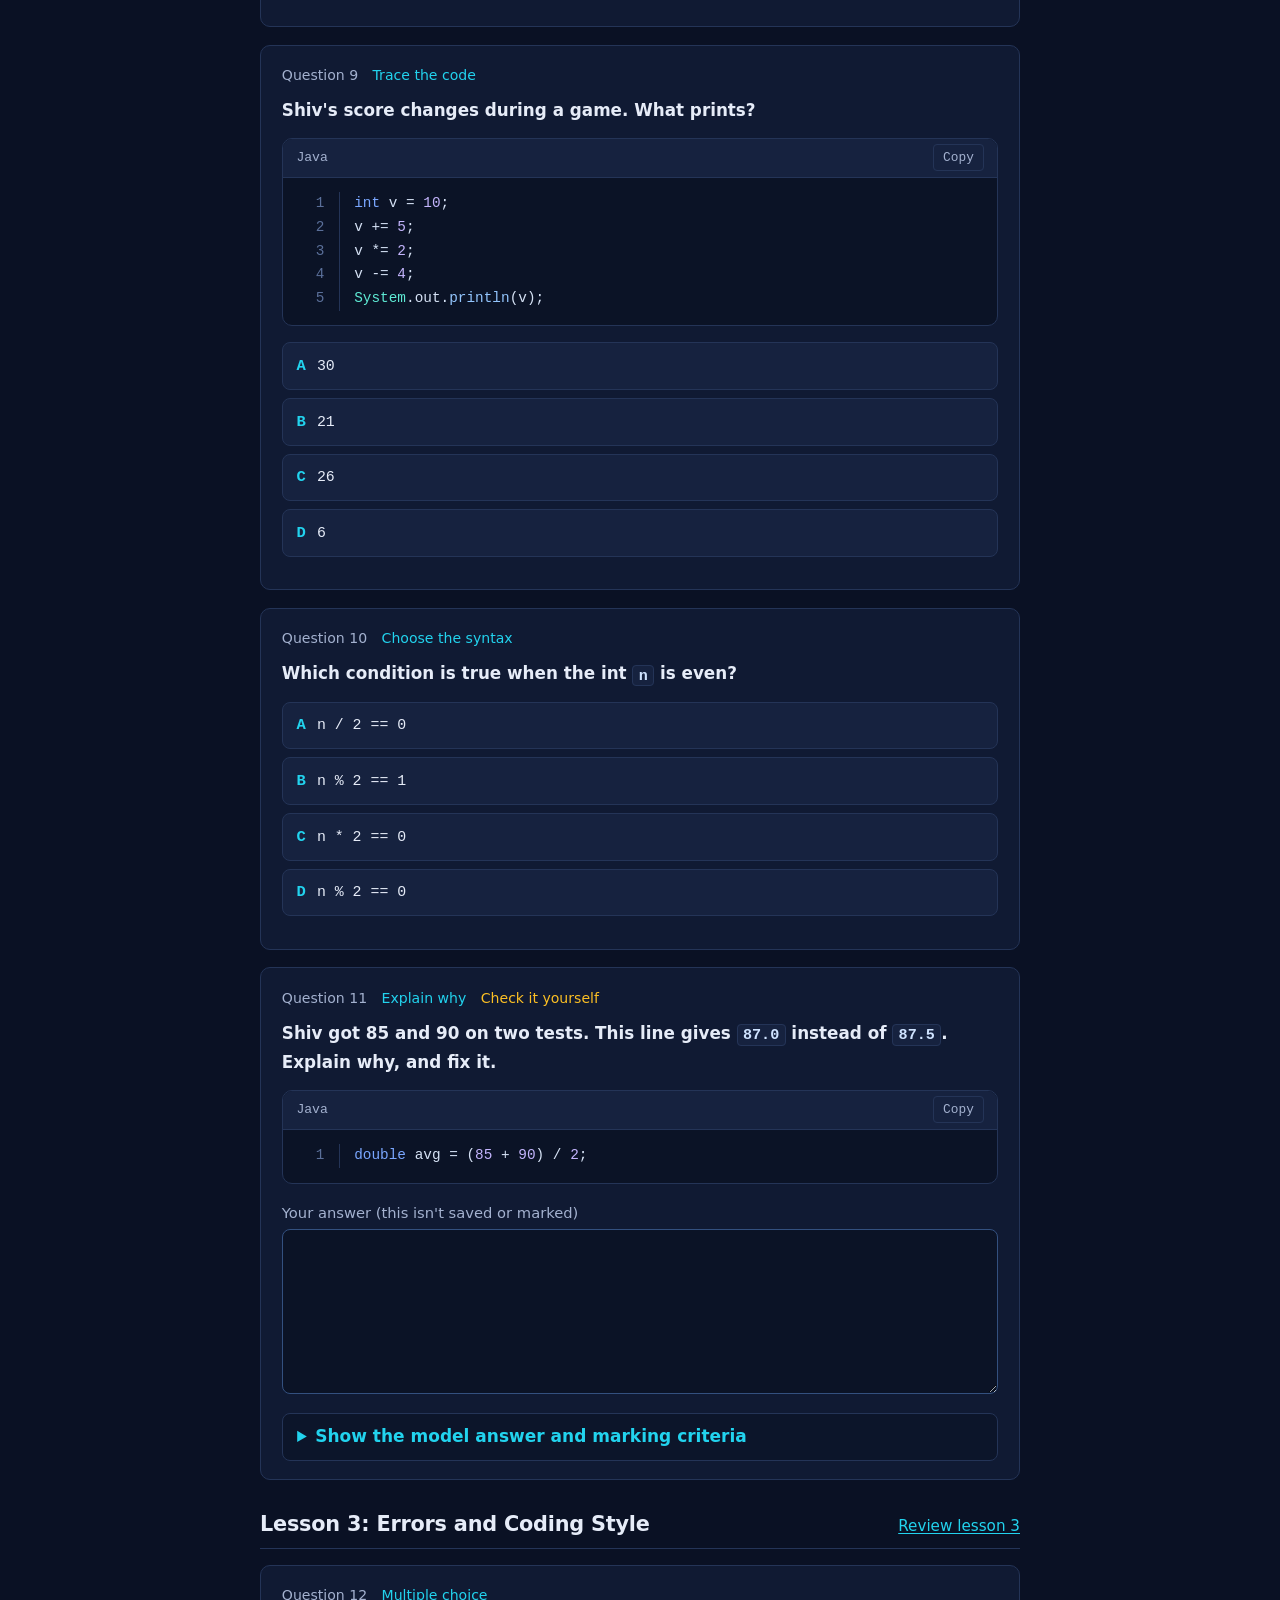
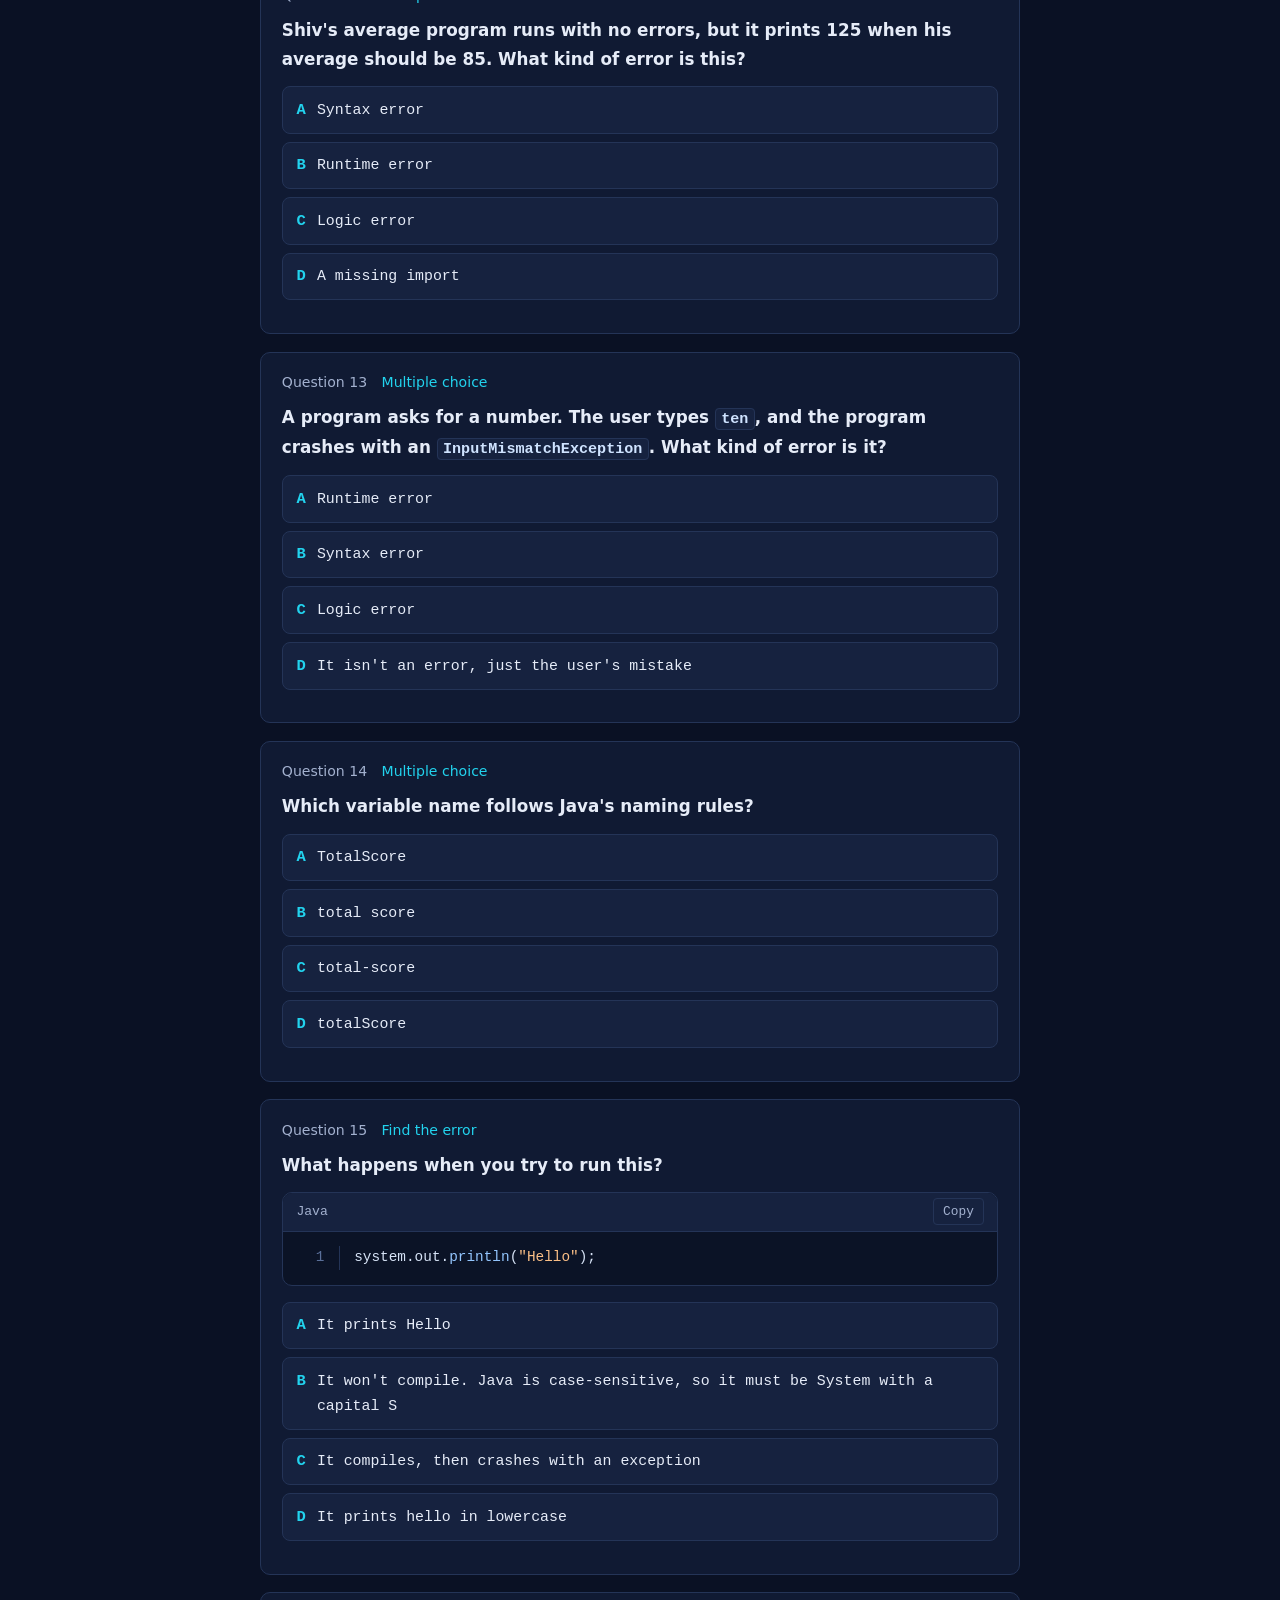
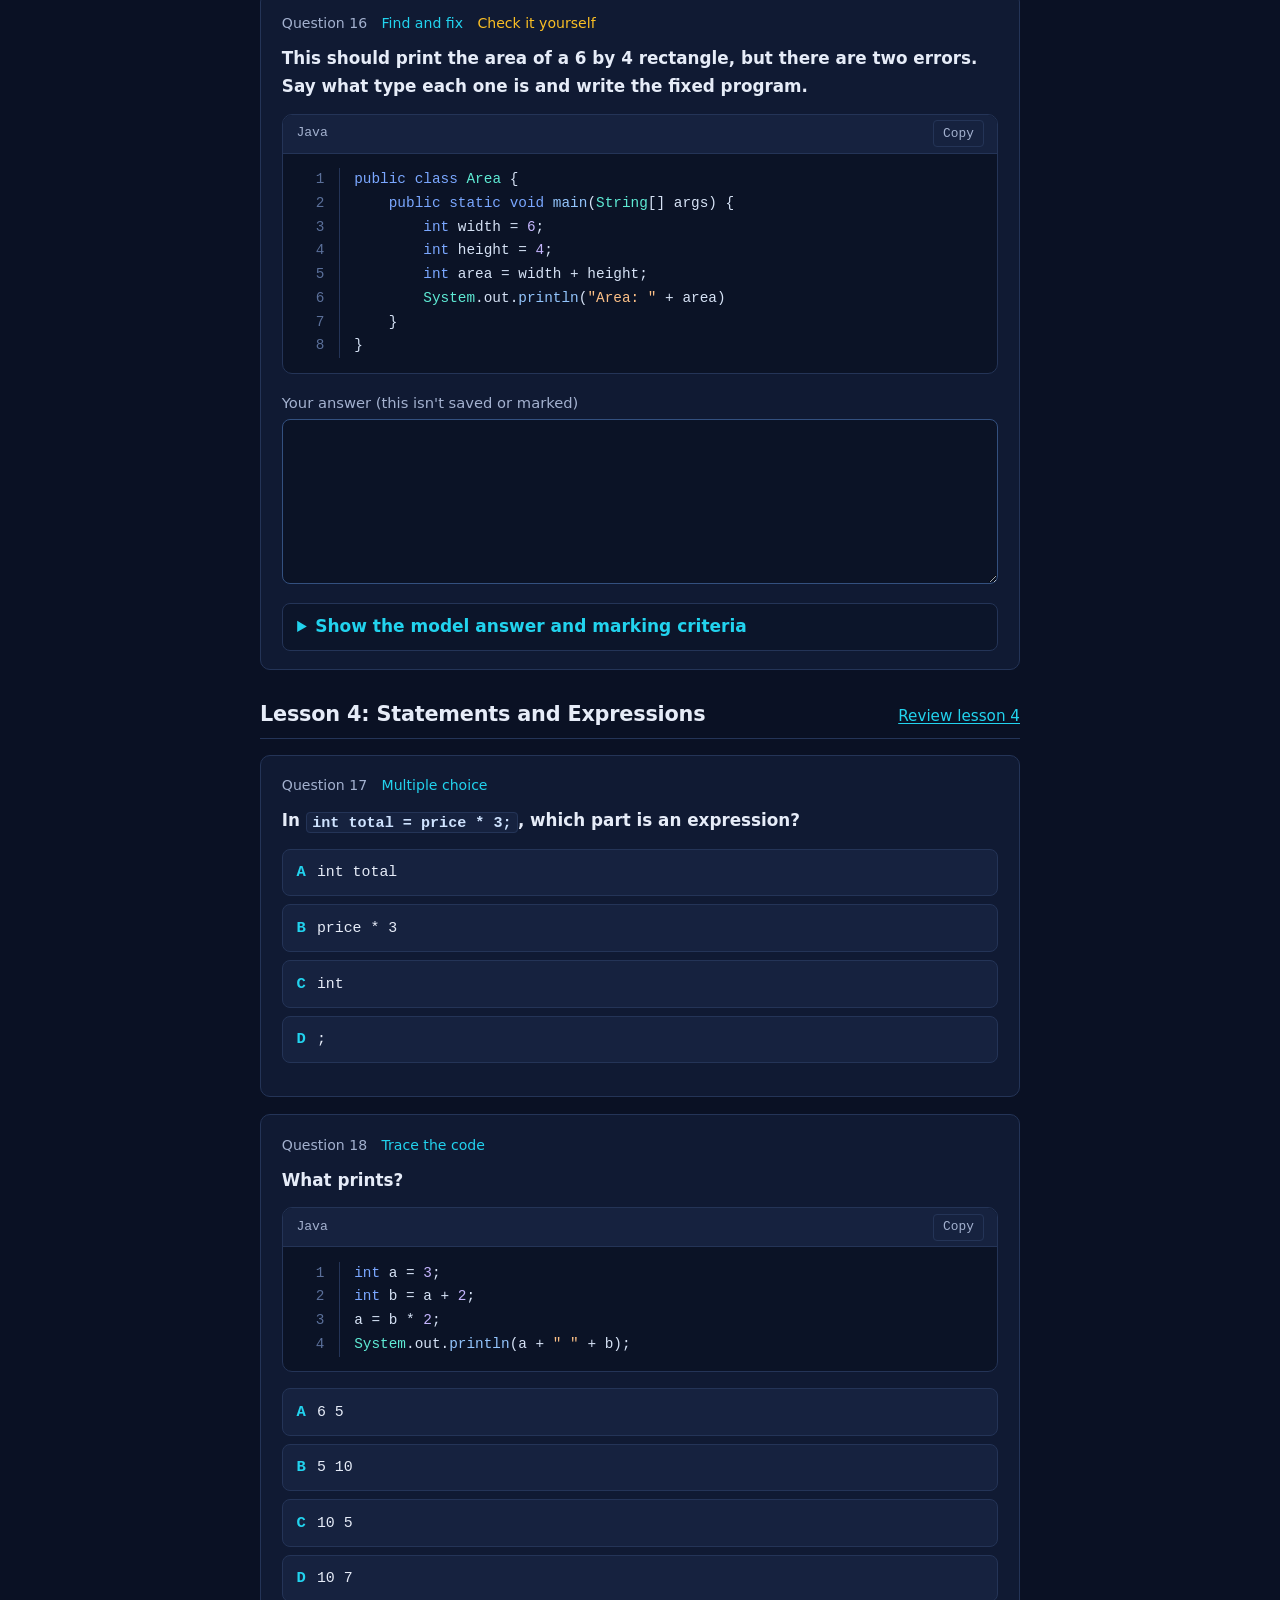
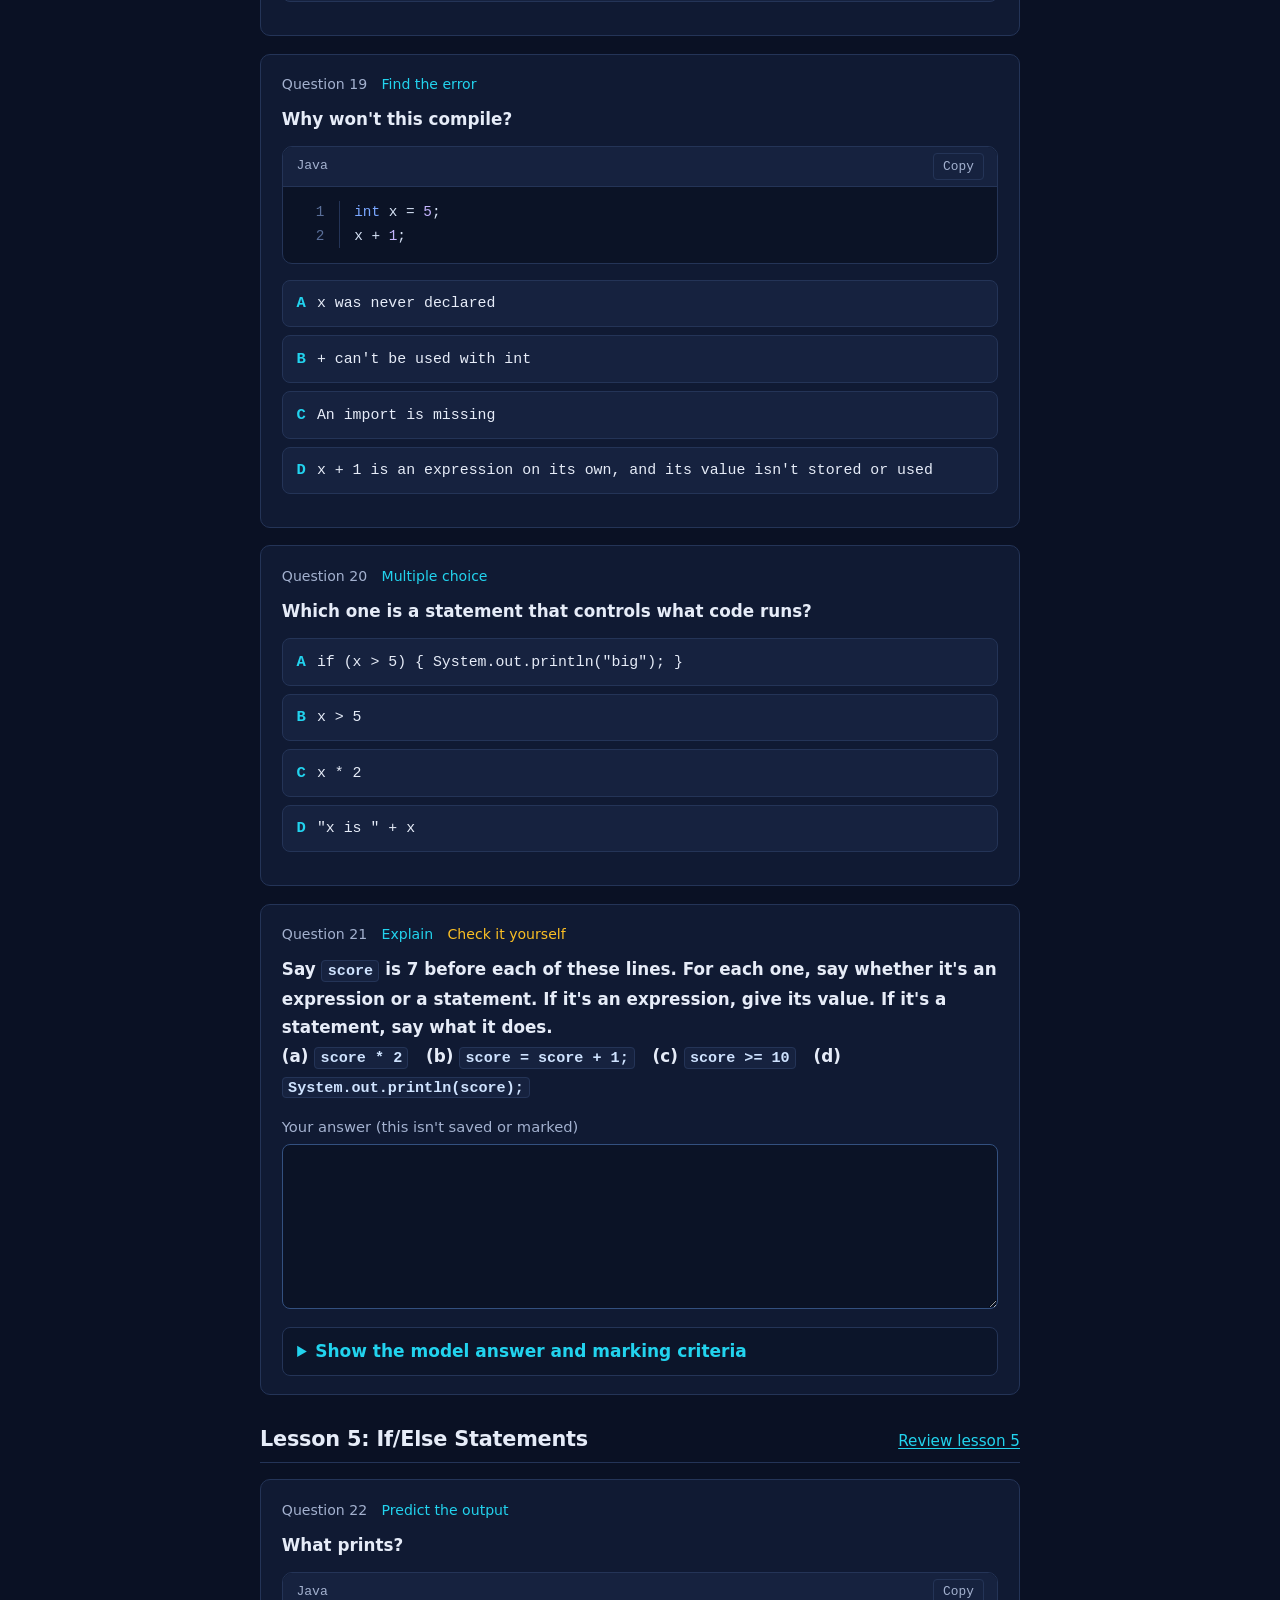
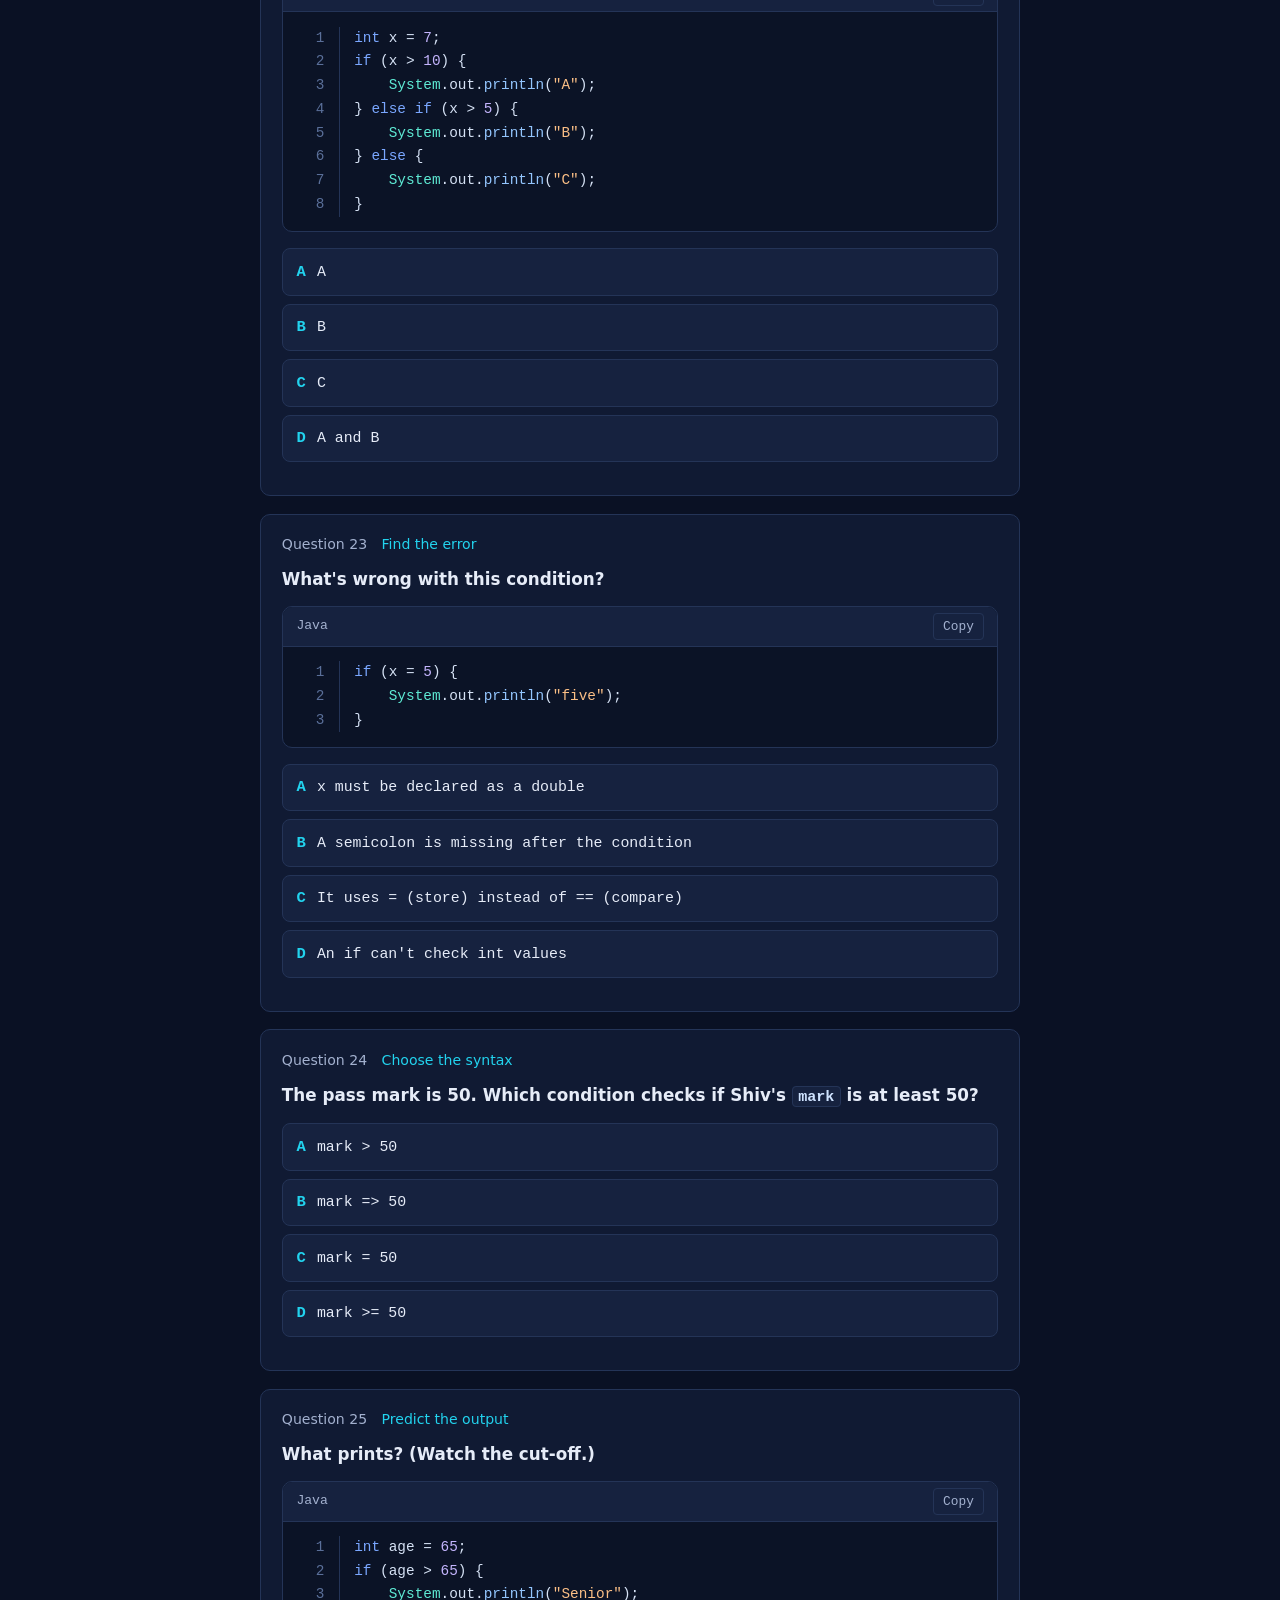
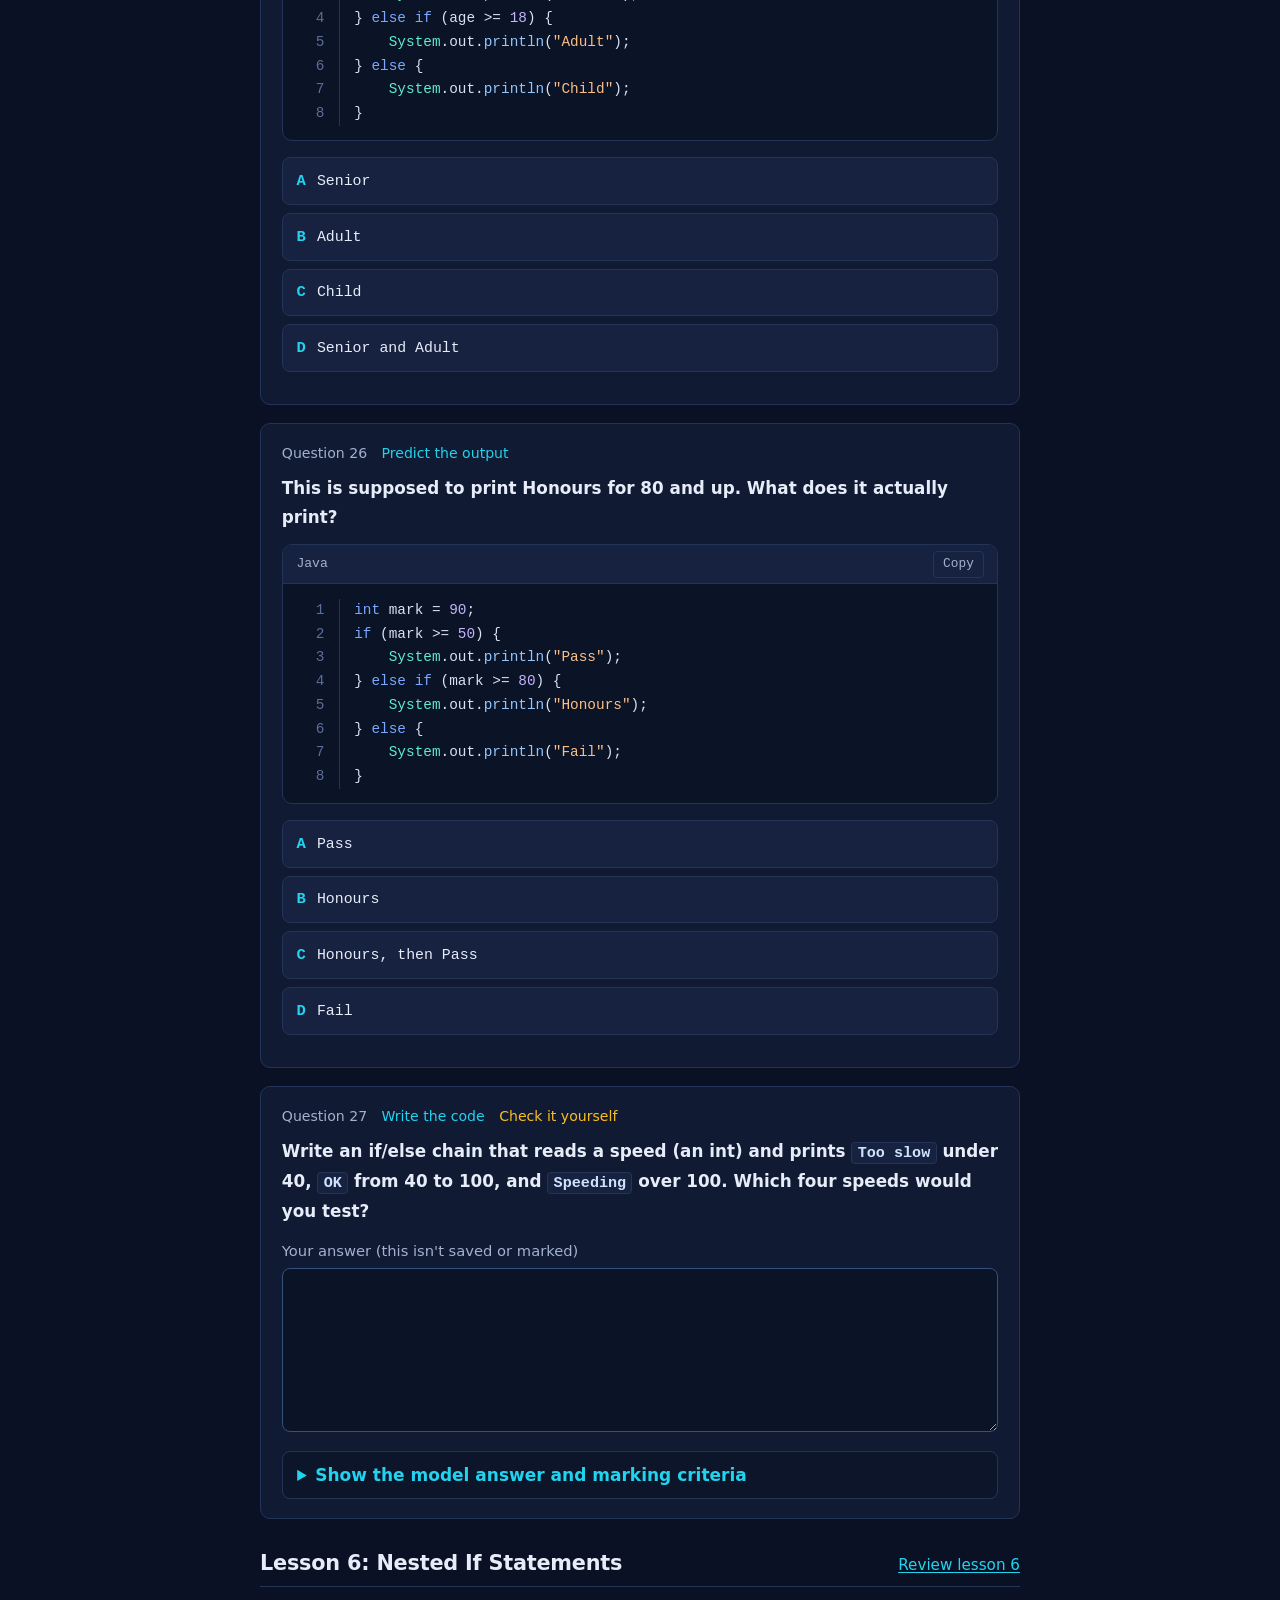
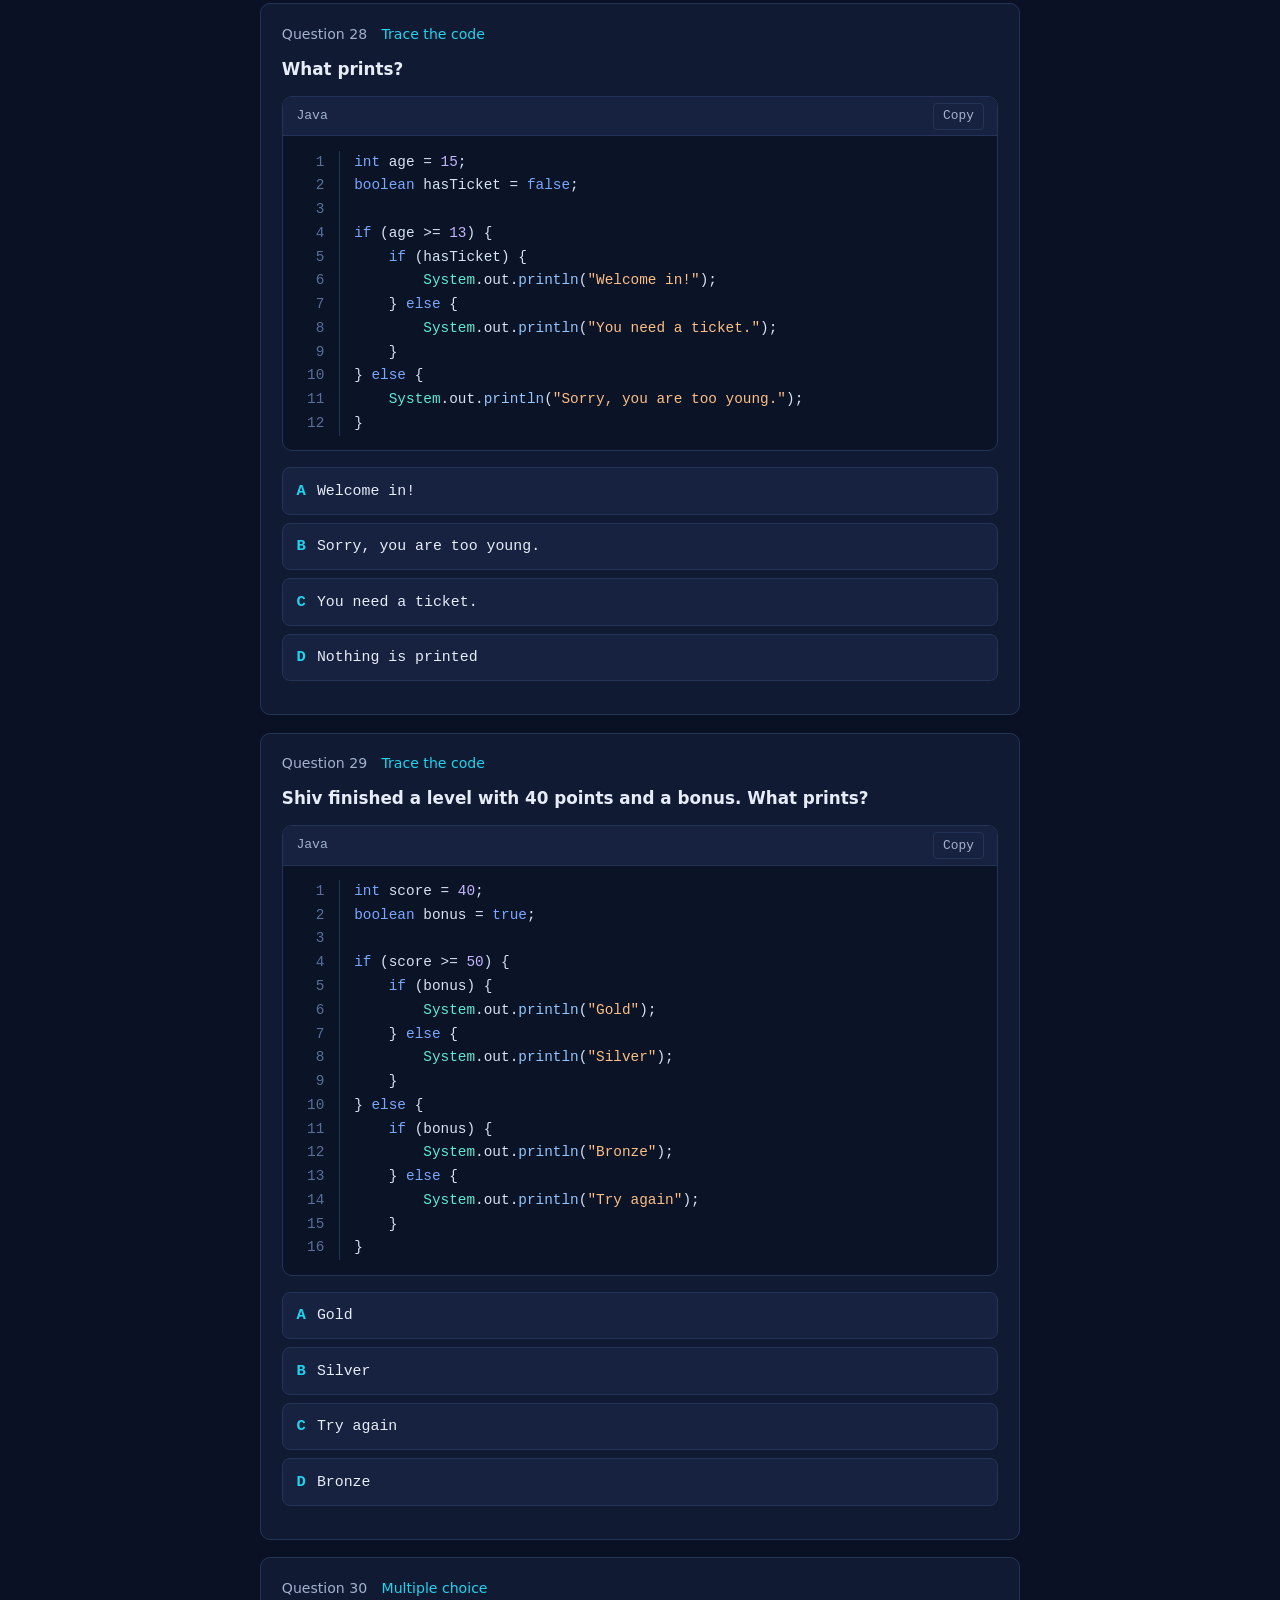
<file: practice.html>
<!DOCTYPE html>
<html lang="en">
<head>
<meta charset="utf-8">
<meta name="viewport" content="width=device-width, initial-scale=1">
<title>Practice | Java Academy</title>
<meta name="description" content="Practice questions for the ten Java Academy lessons, with explanations for every answer.">
<link rel="icon" href="favicon.svg" type="image/svg+xml">
<link rel="stylesheet" href="styles.css">
</head>
<body>
<a class="skip-link" href="#main">Skip to content</a>
<header class="site-header">
  <div class="wrap bar">
    <a class="brand" href="index.html"><span class="brand-mark">{ }</span><span class="brand-name">Java Academy</span></a>
    <button class="nav-toggle" type="button" aria-expanded="false" aria-controls="nav">Menu</button>
    <nav id="nav" class="nav" aria-label="Main">
      <a href="index.html">Home</a>
      <a href="lessons.html">Lessons</a>
      <a href="practice.html" aria-current="page">Practice</a>
      <a href="about.html">About</a>
    </nav>
  </div>
</header>
<main id="main">
<section class="block practice-page">
  <div class="wrap narrow">
    <h1>Practice</h1>
    <p class="section-lead">Questions for all ten lessons. Some ask you to guess the output or trace a loop, some ask you to find the mistake, and some ask you to write a short program. After you answer, you'll see why the answer is right, and why yours was wrong if you missed it.</p>
    <p class="notice"><strong>Note:</strong> I wrote these practice questions for this review site. They are not questions from the real test.</p>

    <section class="reminders compact" aria-labelledby="warmup-title">
      <p class="kicker">Warm-up: remember this from class</p>
      <h2 id="warmup-title">Mr. Lauder's Class Reminders</h2>
      <div class="reminder-grid">
        <div class="reminder-card">
          <div class="blank" data-answer="Silence" data-accept="silence">
            <p class="blank-q">“Do not suffer in <span class="gap">______</span>.”</p>
            <form class="blank-form"><label for="prac-blank-1">Your answer</label><input id="prac-blank-1" type="text" autocomplete="off" spellcheck="false"><button type="submit" class="btn secondary">Check</button></form>
            <p class="blank-feedback" role="status"></p>
            <details class="reveal"><summary>Reveal the answer</summary><div class="reveal-body">
              <p class="blank-answer">Silence.</p>
              <p>If a question still doesn't make sense after you read the explanation, ask someone instead of just skipping it.</p>
            </div></details>
          </div>
        </div>
        <div class="reminder-card">
          <div class="blank" data-answer="Consistency" data-accept="consistency|consistent|beingconsistent">
            <p class="blank-q">“The key to success is <span class="gap">______</span>.”</p>
            <form class="blank-form"><label for="prac-blank-2">Your answer</label><input id="prac-blank-2" type="text" autocomplete="off" spellcheck="false"><button type="submit" class="btn secondary">Check</button></form>
            <p class="blank-feedback" role="status"></p>
            <details class="reveal"><summary>Reveal the answer</summary><div class="reveal-body">
              <p class="blank-answer">Consistency.</p>
              <p>Doing one lesson's questions a day and going back to the ones you got wrong works better than doing them all the night before.</p>
            </div></details>
          </div>
        </div>
        <div class="reminder-card wide">
          <p class="blank-q">START, STOP, KEEP GOING: name the three parts of this loop and say how many times it runs.</p>
          <div class="ssk-code small"><code>for (int i = 1; i &lt;= 3; i++)</code></div>
          <details class="reveal"><summary>Reveal the answer</summary><div class="reveal-body">
            <p><strong class="t-start">START:</strong> <code>int i = 1</code> &nbsp; <strong class="t-stop">STOP:</strong> <code>i &lt;= 3</code> &nbsp; <strong class="t-keep">KEEP GOING:</strong> <code>i++</code></p>
            <p>It runs with i = 1, 2 and 3, so <strong>3 times</strong>. Once i is 4, <code>4 &lt;= 3</code> is false and it stops.</p>
          </div></details>
        </div>
      </div>
    </section>

    <div id="quiz-root"></div>
    <noscript><p class="notice">The practice questions need JavaScript turned on. You can still reveal the reminder answers above without it.</p></noscript>
  </div>
</section>
</main>
<footer class="site-footer">
  <div class="wrap">
    <div><strong>Java Academy</strong> &ndash; Your ICS3U Java Review Guide</div>
    <div>By Shiv Chhabra</div>
  </div>
</footer>
<script src="lessons-data.js"></script>
<script src="quiz-data.js"></script>
<script src="highlight.js"></script>
<script src="main.js"></script>
<script src="quiz.js"></script>
</body>
</html>
</file>
<file: styles.css>
:root {
  --bg: #0a1124;
  --surface: #101a33;
  --surface-2: #16223f;
  --border: #243457;
  --border-strong: #33507f;
  --text: #e6ecf8;
  --muted: #a3b1cf;
  --blue: #3b82f6;
  --cyan: #22d3ee;
  --good: #34d399;
  --bad: #f87171;
  --amber: #fbbf24;
  --code-bg: #0b1326;
  --sans: "Inter", "Segoe UI", system-ui, -apple-system, Roboto, Helvetica, Arial, sans-serif;
  --mono: "JetBrains Mono", "Cascadia Code", "Fira Code", Consolas, Menlo, "Courier New", monospace;
  --radius: 10px;
}

* { box-sizing: border-box; }
html { scroll-behavior: smooth; }
body {
  margin: 0;
  background: var(--bg);
  color: var(--text);
  font-family: var(--sans);
  font-size: 1.0625rem;
  line-height: 1.7;
  min-height: 100vh;
  display: flex;
  flex-direction: column;
}
main { flex: 1; }
a { color: var(--cyan); text-underline-offset: 2px; }
a:hover { color: #7ce7f7; }
:focus-visible { outline: 2px solid var(--cyan); outline-offset: 2px; }
[id] { scroll-margin-top: 80px; }
.wrap { width: 100%; max-width: 1080px; margin: 0 auto; padding: 0 1.25rem; }
.narrow { max-width: 800px; }
.hidden { display: none !important; }

h1, h2, h3, h4 { line-height: 1.25; margin: 0 0 .7rem; }
h1 { font-size: 2.4rem; letter-spacing: -0.02em; }
h2 { font-size: 1.55rem; margin-top: 2.6rem; letter-spacing: -0.01em; }
h3 { font-size: 1.15rem; margin-top: 1.8rem; }
h4 { font-size: 1rem; }
p { margin: 0 0 1rem; max-width: 72ch; }
ul, ol { padding-left: 1.35rem; margin: 0 0 1.1rem; max-width: 72ch; }
li { margin-bottom: .45rem; }
li::marker { color: var(--muted); }
code {
  font-family: var(--mono);
  font-size: .9em;
  background: var(--surface-2);
  border: 1px solid var(--border);
  border-radius: 4px;
  padding: .05em .35em;
  color: #cfe3ff;
}
/* Show >=, != and ++ exactly as typed (some coding fonts would draw them as single symbols). */
code, pre, textarea, .opt-text, .tree-q, .vbox, .ssk-code, .blank-form input { font-variant-ligatures: none; font-feature-settings: "liga" 0, "calt" 0; }
mark { background: rgba(251, 191, 36, .22); color: inherit; border-radius: 3px; padding: 0 .15em; }
.muted { color: var(--muted); }
.kicker { font-family: var(--mono); font-size: .85rem; color: var(--cyan); text-transform: uppercase; letter-spacing: .08em; margin-bottom: .3rem; }
.section-lead { font-size: 1.1rem; color: #cbd5ea; }
.notice { background: var(--surface); border: 1px solid var(--border); border-left: 3px solid var(--amber); border-radius: 0 var(--radius) var(--radius) 0; padding: .75rem 1rem; }

.skip-link { position: absolute; left: -999px; top: .5rem; background: var(--blue); color: #fff; padding: .5rem .9rem; border-radius: 6px; z-index: 100; }
.skip-link:focus { left: .5rem; color: #fff; }

/* header */
.site-header { background: rgba(16, 26, 51, .97); border-bottom: 1px solid var(--border); position: sticky; top: 0; z-index: 20; }
.bar { display: flex; align-items: center; justify-content: space-between; min-height: 62px; gap: 1rem; flex-wrap: wrap; }
.brand { display: flex; align-items: center; gap: .6rem; text-decoration: none; color: var(--text); font-weight: 700; font-size: 1.15rem; }
.brand:hover { color: var(--text); }
.brand-mark { font-family: var(--mono); color: var(--cyan); border: 1px solid var(--border); border-radius: 6px; padding: .05rem .4rem; background: var(--code-bg); }
.nav { display: flex; gap: .25rem; }
.nav a { color: var(--muted); text-decoration: none; padding: .45rem .8rem; border-radius: 6px; }
.nav a:hover { color: var(--text); background: var(--surface-2); }
.nav a[aria-current="page"] { color: var(--text); background: var(--surface-2); box-shadow: inset 0 -2px 0 var(--cyan); }
.nav-toggle { display: none; background: var(--surface-2); color: var(--text); border: 1px solid var(--border); border-radius: 6px; padding: .4rem .9rem; font: inherit; cursor: pointer; }

/* buttons */
.btn { display: inline-block; font: inherit; font-weight: 600; text-decoration: none; padding: .65rem 1.2rem; border-radius: 8px; border: 1px solid var(--blue); background: var(--blue); color: #fff; cursor: pointer; line-height: 1.4; }
.btn:hover { background: #2f6fdb; color: #fff; }
.btn.secondary { background: transparent; color: var(--text); border-color: var(--border-strong); }
.btn.secondary:hover { background: var(--surface-2); color: var(--text); border-color: var(--cyan); }
.btn.small { padding: .4rem .85rem; font-size: .95rem; }
.btn-row { display: flex; gap: .75rem; flex-wrap: wrap; }

/* hero */
.hero { padding: 4.5rem 0 3.5rem; border-bottom: 1px solid var(--border); background: radial-gradient(ellipse at 85% 10%, rgba(34, 211, 238, .08), transparent 55%), radial-gradient(ellipse at 10% 90%, rgba(59, 130, 246, .08), transparent 50%); }
.hero .wrap { display: grid; grid-template-columns: minmax(0, 1.1fr) minmax(0, .9fr); gap: 3rem; align-items: center; }
.hero .wrap > div { min-width: 0; }
.hero h1 { font-size: 3.1rem; margin-bottom: .3rem; }
.hero .tagline { font-size: 1.3rem; color: var(--cyan); margin-bottom: .4rem; }
.hero .credit { color: var(--muted); margin-bottom: 1.3rem; }
.hero .lead { margin-bottom: 1.8rem; color: #cbd5ea; }
.static-code { background: var(--code-bg); border: 1px solid var(--border); border-radius: var(--radius); padding: 1rem; overflow-x: auto; margin: 0; }
.static-code code { background: none; border: 0; padding: 0; }

/* code blocks */
.code-block { background: var(--code-bg); border: 1px solid var(--border); border-radius: var(--radius); margin: 0 0 1rem; overflow: hidden; }
.code-head { display: flex; justify-content: space-between; align-items: center; gap: 1rem; background: var(--surface-2); border-bottom: 1px solid var(--border); padding: .35rem .85rem; font-family: var(--mono); font-size: .82rem; color: var(--muted); }
.copy-btn { font: inherit; font-size: .8rem; color: var(--muted); background: transparent; border: 1px solid var(--border); border-radius: 4px; padding: .1rem .55rem; cursor: pointer; }
.copy-btn:hover { color: var(--text); border-color: var(--blue); }
.code-block pre { margin: 0; padding: .9rem 0; overflow-x: auto; font-family: var(--mono); font-size: .9rem; line-height: 1.65; counter-reset: line; }
.code-block code { background: none; border: 0; padding: 0; font-size: inherit; color: #d6e2f5; display: block; }
.code-block .line { display: block; padding: 0 1rem 0 0; white-space: pre; }
.code-block .line::before { counter-increment: line; content: counter(line); display: inline-block; width: 2.6rem; padding-right: .9rem; margin-right: .9rem; text-align: right; color: #5a6f99; border-right: 1px solid var(--border); user-select: none; }
.tok-kw { color: #7aa7ff; }
.tok-type { color: #5eead4; }
.tok-str { color: #fbbf86; }
.tok-num { color: #c4b5fd; }
.tok-com { color: #7c8fb5; font-style: italic; }
.tok-fn { color: #93c5fd; }

.output { border: 1px solid var(--border); border-left: 3px solid var(--cyan); border-radius: var(--radius); background: #070d1c; margin: 0 0 1rem; }
.output .code-head { background: transparent; border-bottom: 0; padding-bottom: 0; }
.output pre { margin: 0; padding: .35rem 1rem .9rem; font-family: var(--mono); font-size: .9rem; line-height: 1.65; white-space: pre-wrap; overflow-wrap: anywhere; color: #cfe3ff; }
.output .typed { color: var(--good); font-weight: 600; }
.output.error { border-left-color: var(--bad); }

pre.mini { background: var(--code-bg); border: 1px solid var(--border); border-radius: 8px; padding: .75rem 1rem; overflow-x: auto; margin: 0 0 1rem; font-size: .88rem; line-height: 1.6; }
pre.mini code { background: none; border: 0; padding: 0; font-size: inherit; }

.bad-label, .good-label { display: inline-block; font-weight: 700; font-size: .85rem; margin-bottom: .4rem; text-transform: uppercase; letter-spacing: .06em; }
.bad-label { color: var(--bad); }
.good-label { color: var(--good); }

/* cards */
.cards { display: grid; grid-template-columns: repeat(auto-fill, minmax(290px, 1fr)); gap: 1.1rem; margin: 1.4rem 0 0; }
.card { background: var(--surface); border: 1px solid var(--border); border-radius: var(--radius); padding: 1.25rem 1.3rem; display: flex; flex-direction: column; gap: .55rem; }
.card:hover { border-color: var(--border-strong); }
.card .num { font-family: var(--mono); color: var(--cyan); font-size: .88rem; }
.card h3 { margin: 0; font-size: 1.12rem; }
.card p { color: var(--muted); font-size: .98rem; margin: 0; flex: 1; }
.card a.btn { align-self: flex-start; padding: .45rem .9rem; font-size: .95rem; margin-top: .3rem; }

section.block { padding: 3rem 0; }
section.block + section.block { border-top: 1px solid var(--border); }
section.block h2:first-child, section.block .kicker + h2 { margin-top: 0; }
.study-steps { max-width: 75ch; }
.study-steps li { margin-bottom: .8rem; padding-left: .3rem; }
.practice-cta { background: var(--surface); border: 1px solid var(--border); border-radius: var(--radius); padding: 1.6rem; display: flex; justify-content: space-between; gap: 1.5rem; align-items: center; flex-wrap: wrap; }
.practice-cta p { margin: 0; }

/* class reminders */
.reminders { background: linear-gradient(180deg, rgba(34, 211, 238, .06), transparent 70%); }
.reminders.compact { background: var(--surface); border: 1px solid var(--border); border-top: 3px solid var(--cyan); border-radius: var(--radius); padding: 1.4rem 1.4rem .6rem; margin: 2rem 0 2.5rem; }
.reminders.compact h2 { margin-top: 0; font-size: 1.3rem; }
.reminder-grid { display: grid; grid-template-columns: repeat(2, minmax(0, 1fr)); gap: 1.1rem; margin-top: 1.4rem; }
.reminders.compact .reminder-grid { margin-top: .8rem; }
.reminder-card { background: var(--surface); border: 1px solid var(--border-strong); border-radius: var(--radius); padding: 1.3rem 1.4rem; min-width: 0; }
.reminders.compact .reminder-card { background: var(--surface-2); padding: 1rem 1.1rem; margin-bottom: .8rem; }
.reminder-card.wide { grid-column: 1 / -1; }
.reminder-num { font-family: var(--mono); color: var(--muted); font-size: .85rem; margin-bottom: .4rem; }
.reminder-big { font-family: var(--mono); font-weight: 700; font-size: 1.35rem; color: var(--cyan); letter-spacing: .03em; margin-bottom: .6rem; }
.blank-q { font-size: 1.2rem; font-weight: 600; margin-bottom: .8rem; }
.gap { color: var(--muted); white-space: nowrap; }
.gap.filled { color: var(--good); text-decoration: underline; text-decoration-thickness: 2px; text-underline-offset: 4px; }
.blank-form { display: none; gap: .5rem; flex-wrap: wrap; align-items: center; margin-bottom: .4rem; }
.js .blank-form { display: flex; }
.blank-form label { position: absolute; width: 1px; height: 1px; overflow: hidden; clip: rect(0 0 0 0); white-space: nowrap; }
.blank-form input, textarea, select {
  font: inherit; color: var(--text); background: var(--code-bg); border: 1px solid var(--border-strong); border-radius: 8px; padding: .5rem .75rem;
}
.blank-form input { flex: 1 1 10rem; min-width: 0; }
.blank-form input:focus, textarea:focus, select:focus { border-color: var(--cyan); outline: none; box-shadow: 0 0 0 2px rgba(34, 211, 238, .25); }
.blank-feedback { min-height: 1.5em; margin: 0 0 .4rem; font-size: .97rem; }
.blank-feedback.ok { color: var(--good); }
.blank-feedback.no { color: var(--amber); }
.blank-answer { font-weight: 700; color: var(--good); font-size: 1.1rem; margin-bottom: .4rem; }

details.reveal, details.extra { border: 1px solid var(--border); border-radius: 8px; background: rgba(11, 19, 38, .6); margin: .6rem 0 0; }
details.reveal > summary, details.extra > summary { cursor: pointer; color: var(--cyan); font-weight: 600; padding: .55rem .9rem; list-style-position: inside; }
details.reveal > summary:hover, details.extra > summary:hover { color: #7ce7f7; }
details.reveal[open] > summary, details.extra[open] > summary { border-bottom: 1px solid var(--border); }
.reveal-body, details.reveal > p, details.extra > .prose, .solution-body { padding: .9rem 1rem .3rem; }
details.extra { margin-bottom: .7rem; }

/* START, STOP, KEEP GOING */
.ssk-start { color: #052e1a; background: var(--good); border-radius: 4px; padding: .05em .3em; }
.ssk-stop { color: #3a2500; background: var(--amber); border-radius: 4px; padding: .05em .3em; }
.ssk-keep { color: #032a33; background: var(--cyan); border-radius: 4px; padding: .05em .3em; }
.t-start { color: var(--good); }
.t-stop { color: var(--amber); }
.t-keep { color: var(--cyan); }
.ssk-code { background: var(--code-bg); border: 1px solid var(--border); border-radius: 8px; padding: 1rem 1.1rem; overflow-x: auto; margin-bottom: 1rem; }
.ssk-code code { background: none; border: 0; padding: 0; font-size: 1.15rem; white-space: nowrap; }
.ssk-code.small code { font-size: 1rem; }
.ssk-from { font-family: var(--mono); color: var(--cyan); font-size: .85rem; text-transform: uppercase; letter-spacing: .08em; margin-bottom: .6rem; }
.ssk-parts { display: grid; grid-template-columns: repeat(3, minmax(0, 1fr)); gap: .9rem; }
.ssk-part { background: var(--surface-2); border: 1px solid var(--border); border-top: 4px solid; border-radius: 8px; padding: .9rem 1rem; }
.ssk-part h4 { font-family: var(--mono); letter-spacing: .05em; margin-bottom: .4rem; }
.ssk-part p { font-size: .95rem; margin: .5rem 0 0; }
.ssk-part.start { border-top-color: var(--good); } .ssk-part.start h4 { color: var(--good); }
.ssk-part.stop { border-top-color: var(--amber); } .ssk-part.stop h4 { color: var(--amber); }
.ssk-part.keep { border-top-color: var(--cyan); } .ssk-part.keep h4 { color: var(--cyan); }
.ssk-body { margin: 1rem 0 0; }
.ssk-list { list-style: none; padding: 0; }
.ssk-list li { margin-bottom: .5rem; }

/* lesson page */
.lesson-wrap { max-width: 1160px; }
.lesson-head { padding: 2.4rem 0 2rem; border-bottom: 1px solid var(--border); background: radial-gradient(ellipse at 90% 0%, rgba(34, 211, 238, .07), transparent 55%); }
.lesson-head > .wrap > * { max-width: 820px; }
.crumbs { font-size: .92rem; color: var(--muted); margin-bottom: .8rem; }
.crumbs a { color: var(--muted); }
.lesson-head h1 { margin-bottom: .9rem; }
.lesson-num { display: block; font-family: var(--mono); color: var(--cyan); font-size: 1rem; font-weight: 600; letter-spacing: .04em; margin-bottom: .3rem; }
.lesson-intro { font-size: 1.12rem; color: #cbd5ea; }
.objectives { background: var(--surface); border: 1px solid var(--border); border-radius: var(--radius); padding: 1rem 1.3rem .4rem; margin-top: 1.4rem; }
.objectives-title { font-weight: 700; margin-bottom: .4rem; }
.lesson-layout { display: grid; grid-template-columns: 210px minmax(0, 820px); gap: 3rem; justify-content: start; }
.toc { position: sticky; top: 84px; align-self: start; padding-top: 2.2rem; max-height: calc(100vh - 100px); overflow-y: auto; }
.toc-title { font-size: .8rem; font-family: var(--mono); text-transform: uppercase; letter-spacing: .08em; color: var(--muted); margin-bottom: .5rem; }
.toc ol { list-style: none; padding: 0; margin: 0; border-left: 1px solid var(--border); }
.toc li { margin: 0; }
.toc a { display: block; color: var(--muted); text-decoration: none; padding: .3rem 0 .3rem .9rem; font-size: .92rem; line-height: 1.35; border-left: 2px solid transparent; margin-left: -1px; }
.toc a:hover { color: var(--text); border-left-color: var(--cyan); }
.lesson-body { padding-bottom: 3rem; min-width: 0; }
.lesson-section { padding-top: .6rem; }
.lesson-section > h2 { padding-top: 1.6rem; border-top: 1px solid var(--border); margin-top: 1.8rem; }
.lesson-body > .lesson-section:first-child > h2 { border-top: 0; margin-top: .8rem; }
.prose > :last-child { margin-bottom: 0; }
.prose { margin-bottom: 1rem; }
.example, .mistake { background: var(--surface); border: 1px solid var(--border); border-radius: var(--radius); padding: 1.2rem 1.3rem .4rem; margin: 1.2rem 0 1.4rem; }
.example > h3, .mistake > h3 { margin-top: 0; }
.how-title { margin: 1.3rem 0 .5rem; color: var(--cyan); font-size: .95rem; text-transform: uppercase; letter-spacing: .06em; }
ol.how li { margin-bottom: .6rem; }
.note { border-left: 3px solid var(--blue); background: var(--surface-2); padding: .65rem 1rem; border-radius: 0 8px 8px 0; font-size: .97rem; }
.pair { display: grid; gap: .6rem; }
.pair-side { min-width: 0; }
.why { border-top: 1px solid var(--border); padding-top: .9rem; margin-top: .4rem; }
.rules li { margin-bottom: .6rem; }
.challenge { background: var(--surface); border: 1px solid var(--border-strong); border-top: 3px solid var(--blue); border-radius: var(--radius); padding: 0 1.4rem 1.2rem; margin-top: 2.4rem; }
.challenge > h2 { border-top: 0 !important; margin-top: 0 !important; padding-top: 1.2rem !important; }
.callout { border: 1px solid var(--border-strong); border-left: 4px solid var(--cyan); border-radius: 0 var(--radius) var(--radius) 0; background: var(--surface); padding: 1.1rem 1.3rem .4rem; margin: 2.2rem 0 1rem; }
.reminder-kicker { font-family: var(--mono); font-size: .82rem; color: var(--cyan); text-transform: uppercase; letter-spacing: .08em; margin-bottom: .3rem; }
.callout .reminder-big { font-size: 1.2rem; }
.callout .blank { margin-bottom: .8rem; }
.checklist { list-style: none; padding: 0; }
.checklist li { display: flex; gap: .7rem; align-items: flex-start; margin-bottom: .6rem; }
.checklist input { margin-top: .4rem; width: 1.05rem; height: 1.05rem; flex: none; accent-color: var(--cyan); }
.pager { display: grid; grid-template-columns: 1fr 1fr; gap: 1rem; margin-top: 3rem; padding-top: 1.6rem; border-top: 1px solid var(--border); }
.pager-link { display: block; text-decoration: none; background: var(--surface); border: 1px solid var(--border); border-radius: var(--radius); padding: .9rem 1.1rem; color: var(--text); font-weight: 600; line-height: 1.4; }
.pager-link small { display: block; font-weight: 400; color: var(--muted); font-size: .85rem; margin-bottom: .15rem; }
.pager-link:hover { border-color: var(--cyan); color: var(--text); }
.pager-link.next { text-align: right; grid-column: 2; }
.lesson-missing { padding: 3rem 1.25rem; }

/* tables */
table.data { border-collapse: collapse; width: 100%; margin: 0; font-size: .95rem; }
.table-scroll { overflow-x: auto; margin: 0 0 1.2rem; }
table.data caption { text-align: left; color: var(--muted); font-size: .9rem; padding-bottom: .4rem; caption-side: top; }
table.data th, table.data td { text-align: left; padding: .55rem .8rem; border: 1px solid var(--border); vertical-align: top; }
table.data th { background: var(--surface-2); font-weight: 600; }
table.data td:first-child code { white-space: nowrap; }
table.data tr.needs-work td { background: rgba(251, 191, 36, .06); }

/* diagrams */
.diagram { background: var(--surface); border: 1px solid var(--border); border-radius: var(--radius); padding: 1.2rem 1.3rem; margin: 1.2rem 0 1.4rem; }
.diagram-title { font-weight: 700; margin-bottom: .9rem; }
.diagram-caption { color: var(--muted); font-size: .95rem; margin: .9rem 0 0; }
.boxes { display: flex; flex-wrap: wrap; gap: .8rem; }
.vbox { display: flex; flex-direction: column; align-items: center; min-width: 7.5rem; flex: 1 1 7.5rem; border: 1px solid var(--border-strong); border-radius: 8px; overflow: hidden; background: var(--code-bg); }
.vbox-type { width: 100%; text-align: center; background: var(--surface-2); color: var(--cyan); font-family: var(--mono); font-size: .82rem; padding: .2rem; }
.vbox-val { font-family: var(--mono); font-size: 1.05rem; padding: .7rem .4rem; color: #fbbf86; }
.vbox-name { width: 100%; text-align: center; border-top: 1px dashed var(--border); font-family: var(--mono); font-size: .82rem; color: var(--muted); padding: .2rem; overflow-wrap: anywhere; }
.compare { display: grid; grid-template-columns: 1fr 1fr; gap: 1rem; }
.compare-side { background: var(--code-bg); border: 1px solid var(--border); border-radius: 8px; padding: 1rem; text-align: center; }
.compare-side p { font-size: .94rem; text-align: left; margin: .8rem 0 0; }
code.big { font-size: 1.3rem; display: inline-block; padding: .2em .6em; }
.arrow-down { display: block; color: var(--muted); font-size: 1.2rem; }
.result-bad { color: var(--amber); }
.result-good { color: var(--good); }
.eval-steps { display: grid; gap: .45rem; margin-bottom: 1rem; }
.eval-steps > div { display: flex; flex-wrap: wrap; gap: .4rem 1rem; align-items: baseline; background: var(--code-bg); border: 1px solid var(--border); border-radius: 8px; padding: .5rem .8rem; }
.eval-steps code { font-size: 1rem; background: none; border: 0; padding: 0; }
.eval-steps span { color: var(--muted); font-size: .92rem; }
.levels li, .order li, .decision li { margin-bottom: .5rem; }
.flow { display: flex; flex-direction: column; align-items: flex-start; gap: .45rem; }
.flow-q { background: var(--surface-2); border: 1px solid var(--border-strong); border-radius: 8px; padding: .5rem .9rem; font-weight: 600; }
.flow-branch { display: flex; align-items: center; gap: .6rem; margin-left: 1.5rem; flex-wrap: wrap; }
.flow-yes, .flow-no { font-family: var(--mono); font-size: .82rem; padding: .1rem .5rem; border-radius: 4px; }
.flow-yes { color: var(--good); border: 1px solid rgba(52, 211, 153, .5); }
.flow-no { color: var(--amber); border: 1px solid rgba(251, 191, 36, .5); }
.flow-arrow { color: var(--muted); font-family: var(--mono); font-size: .85rem; margin-left: 1.5rem; }
.flow-end { border: 1px dashed var(--border-strong); border-radius: 8px; padding: .4rem .8rem; }
.flow-end.bad { border-color: rgba(248, 113, 113, .6); color: #fca5a5; }
.flow-end.good { border-color: rgba(52, 211, 153, .6); color: var(--good); }
.tree { font-size: .95rem; }
.tree-q { display: inline-block; font-family: var(--mono); background: var(--surface-2); border: 1px solid var(--border-strong); border-radius: 8px; padding: .4rem .8rem; }
.tree-kids { display: grid; gap: .6rem; margin: .6rem 0 0 1.2rem; padding-left: 1rem; border-left: 2px solid var(--border); }
.tree-branch { min-width: 0; }
.tree-label { display: inline-block; font-family: var(--mono); font-size: .8rem; padding: .05rem .45rem; border-radius: 4px; margin-right: .5rem; }
.tree-label.yes { color: var(--good); border: 1px solid rgba(52, 211, 153, .5); }
.tree-label.no { color: var(--amber); border: 1px solid rgba(251, 191, 36, .5); }
.tree-leaf { display: inline-block; border: 1px dashed var(--border-strong); border-radius: 8px; padding: .3rem .7rem; }
.tree-note { color: var(--muted); font-size: .88rem; margin: .3rem 0 0; }
.anatomy-code { background: var(--code-bg); border: 1px solid var(--border); border-radius: 8px; padding: 1rem; overflow-x: auto; margin-bottom: 1rem; }
.anatomy-code code { background: none; border: 0; font-size: 1.15rem; white-space: nowrap; }
.a-stmt { border: 2px solid var(--blue); border-radius: 6px; padding: .3em .4em; }
.a-expr { border-bottom: 3px solid var(--amber); padding-bottom: 2px; }
.anatomy-key { list-style: none; padding: 0; margin: 0; }
.anatomy-key li { display: flex; gap: .6rem; align-items: baseline; }
.swatch { flex: none; display: inline-block; width: 1rem; height: .7rem; border-radius: 3px; }
.swatch.stmt { border: 2px solid var(--blue); }
.swatch.expr { border-bottom: 3px solid var(--amber); }
.cycle { display: flex; flex-direction: column; align-items: flex-start; gap: .4rem; }
.cycle-step { background: var(--surface-2); border: 1px solid var(--border-strong); border-radius: 8px; padding: .45rem .85rem; }
.cycle-step span { color: var(--muted); font-size: .9rem; }
.cycle-step.check { border-color: var(--cyan); font-weight: 600; }
.cycle-arrow { color: var(--muted); margin-left: 1.2rem; }
.cycle-split { display: grid; grid-template-columns: 1fr 1fr; gap: 1rem; width: 100%; margin-top: .3rem; }
.cycle-split > div { display: flex; flex-direction: column; align-items: flex-start; gap: .4rem; }
.cycle-back { color: var(--good); font-size: .9rem; font-family: var(--mono); }
.switch-vis { display: grid; gap: .3rem; }
.sv-row { display: flex; justify-content: space-between; gap: 1rem; flex-wrap: wrap; padding: .35rem .8rem; border-radius: 6px; border: 1px solid var(--border); background: var(--code-bg); }
.sv-row code { background: none; border: 0; padding: 0; }
.sv-row span { font-size: .88rem; color: var(--muted); }
.sv-row.skip { opacity: .6; }
.sv-row.hit { border-color: var(--cyan); }
.sv-row.hit span { color: var(--cyan); }
.sv-row.run { border-color: rgba(52, 211, 153, .5); }
.sv-row.run span { color: var(--good); }
.paths { display: grid; grid-template-columns: 1fr 1fr; gap: 1rem; margin: 1rem 0; }
.path { background: var(--code-bg); border: 1px solid var(--border); border-top: 3px solid; border-radius: 8px; padding: .8rem 1rem .2rem; }
.path.ok { border-top-color: var(--good); }
.path.err { border-top-color: var(--bad); }
.path-title { font-weight: 700; margin-bottom: .4rem; }
.path s { color: var(--muted); }
.side-by-side { display: grid; grid-template-columns: 1fr 1fr; gap: 1rem; }
.side-by-side > div { min-width: 0; }
.sbs-label { font-family: var(--mono); color: var(--cyan); font-size: .85rem; margin-bottom: .3rem; }

/* practice */
.practice-page h1 { margin-bottom: .6rem; }
.scorebar { position: sticky; top: 62px; z-index: 10; background: var(--bg); padding: .75rem 0; border-bottom: 1px solid var(--border); margin-bottom: 1.4rem; display: flex; justify-content: space-between; align-items: center; gap: .8rem 1.2rem; flex-wrap: wrap; }
.filters { display: flex; align-items: center; gap: .5rem .8rem; flex-wrap: wrap; }
.filters select { max-width: 100%; padding: .35rem .6rem; }
.missed-toggle { display: inline-flex; align-items: center; gap: .4rem; font-size: .95rem; color: var(--muted); cursor: pointer; }
.missed-toggle input { accent-color: var(--cyan); width: 1rem; height: 1rem; }
.score-side { display: flex; align-items: center; gap: .8rem; flex-wrap: wrap; }
.empty-msg { color: var(--muted); }
.q-group { margin-bottom: 2rem; }
.q-group-head { display: flex; justify-content: space-between; align-items: baseline; gap: 1rem; flex-wrap: wrap; border-bottom: 1px solid var(--border); margin-bottom: 1rem; padding-bottom: .4rem; }
.q-group-head h2 { margin: 1rem 0 .2rem; font-size: 1.3rem; }
.q-group-head a { font-size: .95rem; }
.q { background: var(--surface); border: 1px solid var(--border); border-radius: var(--radius); padding: 1.15rem 1.3rem; margin-bottom: 1.1rem; }
.q.is-right { border-left: 3px solid var(--good); }
.q.is-wrong { border-left: 3px solid var(--bad); }
.q-meta { display: flex; gap: .5rem .9rem; flex-wrap: wrap; color: var(--muted); font-size: .88rem; margin-bottom: .5rem; }
.q-type { color: var(--cyan); }
.q-self { color: var(--amber); }
.q-prompt { font-weight: 600; margin-bottom: .8rem; font-size: 1.05rem; }
.options { display: grid; gap: .5rem; }
.opt { display: flex; gap: .7rem; align-items: baseline; text-align: left; font: inherit; font-size: .97rem; color: var(--text); background: var(--surface-2); border: 1px solid var(--border); border-radius: 8px; padding: .6rem .85rem; cursor: pointer; }
.opt-letter { flex: none; font-family: var(--mono); font-weight: 700; color: var(--cyan); }
.opt-text { font-family: var(--mono); font-size: .93rem; overflow-wrap: anywhere; }
.opt:hover:not(:disabled) { border-color: var(--blue); background: #1b2a4d; }
.opt:disabled { cursor: default; color: var(--muted); }
.opt.correct { border-color: var(--good); background: rgba(52, 211, 153, .12); color: var(--text); }
.opt.wrong { border-color: var(--bad); background: rgba(248, 113, 113, .12); color: var(--text); }
.feedback { margin-top: .9rem; font-size: .98rem; }
.feedback p { margin-bottom: .6rem; }
.feedback .verdict { font-weight: 700; }
.feedback .verdict.ok { color: var(--good); }
.feedback .verdict.no { color: var(--bad); }
.ta-label { display: block; font-size: .92rem; color: var(--muted); margin: .4rem 0 .3rem; }
textarea { width: 100%; font-family: var(--mono); font-size: .9rem; resize: vertical; }
.criteria-title { margin-top: .8rem; }
.result { background: var(--surface); border: 1px solid var(--blue); border-radius: var(--radius); padding: 1.3rem 1.5rem; margin: 1rem 0 2rem; }
.result h2 { margin-top: 0; }

/* footer */
.site-footer { border-top: 1px solid var(--border); background: var(--surface); padding: 1.5rem 0; color: var(--muted); font-size: .95rem; margin-top: 3rem; }
.site-footer .wrap { display: flex; justify-content: space-between; gap: 1rem; flex-wrap: wrap; }
.site-footer strong { color: var(--text); }

@media (max-width: 960px) {
  .lesson-layout { grid-template-columns: minmax(0, 1fr); gap: 0; }
  .toc { position: static; max-height: none; padding-top: 1.4rem; }
  .toc ol { display: flex; flex-wrap: wrap; gap: .3rem; border-left: 0; }
  .toc a { border: 1px solid var(--border); border-radius: 999px; padding: .25rem .7rem; margin: 0; font-size: .85rem; }
  .toc a:hover { border-color: var(--cyan); }
}
@media (max-width: 800px) {
  body { font-size: 1rem; }
  .hero { padding: 3rem 0 2.5rem; }
  .hero .wrap { grid-template-columns: minmax(0, 1fr); gap: 2rem; }
  .hero h1 { font-size: 2.4rem; }
  .nav-toggle { display: inline-block; }
  .nav { display: none; flex-direction: column; width: 100%; padding-bottom: .7rem; }
  .nav.open { display: flex; }
  h1 { font-size: 1.95rem; }
  h2 { font-size: 1.35rem; }
  .reminder-grid, .ssk-parts, .compare, .paths, .side-by-side, .cycle-split { grid-template-columns: minmax(0, 1fr); }
  .scorebar { position: static; }
  .pager { grid-template-columns: minmax(0, 1fr); }
  .pager-link.next { grid-column: auto; }
  .example, .mistake { padding: 1rem 1rem .3rem; }
  .challenge { padding: 0 1rem 1rem; }
  .code-block pre, .output pre { font-size: .84rem; }
  .ssk-code { padding: .8rem; }
  .ssk-code code, .ssk-code.small code, .anatomy-code code { font-size: .88rem; }
  .code-block .line::before { width: 2rem; padding-right: .6rem; margin-right: .6rem; }
  section.block { padding: 2.2rem 0; }
}
@media (prefers-reduced-motion: reduce) { html { scroll-behavior: auto; } }
</file>
